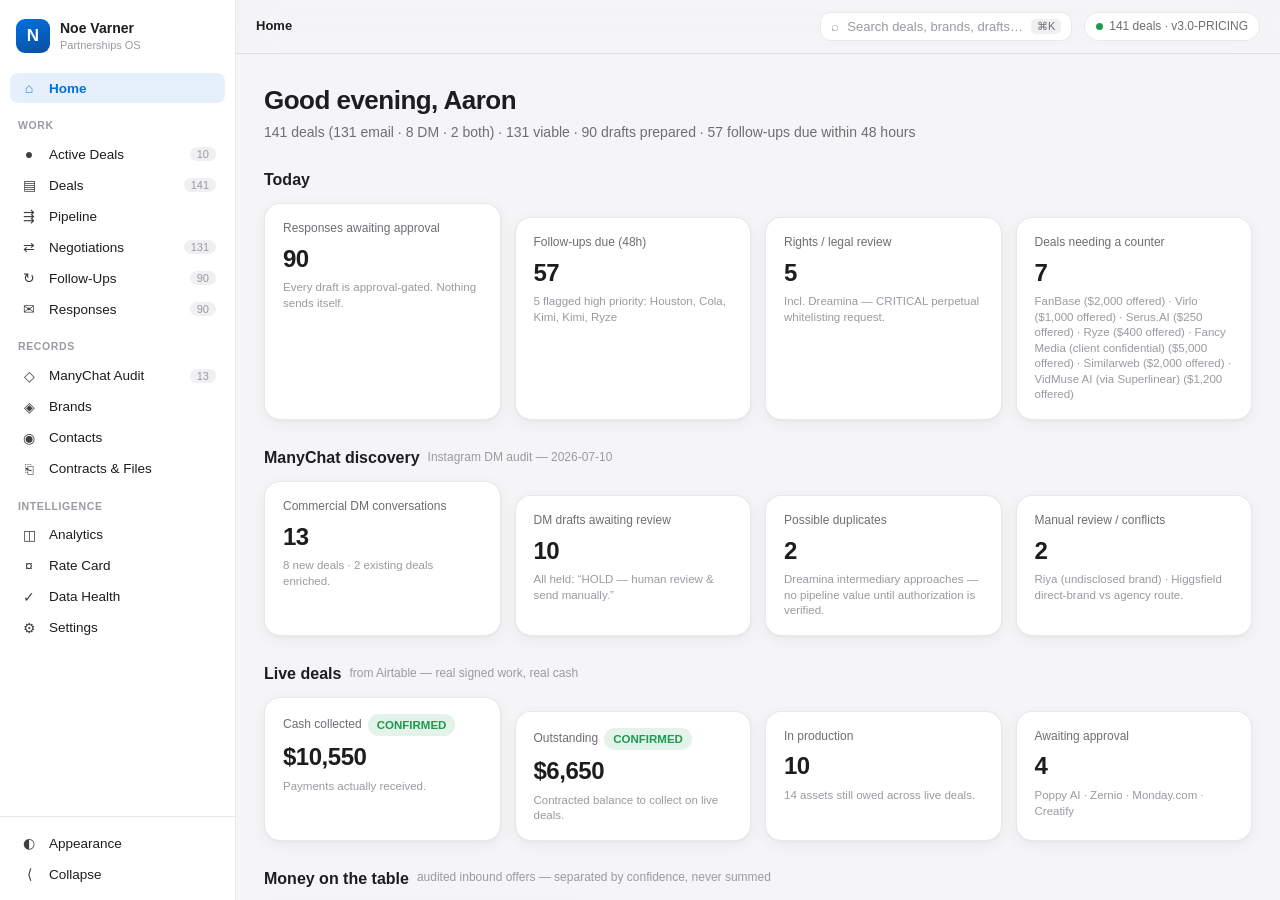
<file: index.html>
<!doctype html>
<html lang="en">
<head>
<meta charset="utf-8" />
<meta name="viewport" content="width=device-width, initial-scale=1, viewport-fit=cover" />
<meta name="robots" content="noindex, nofollow" />
<meta name="theme-color" content="#f5f5f7" media="(prefers-color-scheme: light)" />
<meta name="theme-color" content="#101012" media="(prefers-color-scheme: dark)" />
<meta name="apple-mobile-web-app-capable" content="yes" />
<meta name="apple-mobile-web-app-status-bar-style" content="black-translucent" />
<meta name="apple-mobile-web-app-title" content="Noe Deals" />
<title>Noe Varner — Partnerships</title>
<link rel="icon" href="data:image/svg+xml,<svg xmlns='http://www.w3.org/2000/svg' viewBox='0 0 100 100'><rect width='100' height='100' rx='22' fill='%230071e3'/><text x='50' y='68' font-size='52' text-anchor='middle' fill='white' font-family='-apple-system,sans-serif' font-weight='700'>N</text></svg>" />
<link rel="stylesheet" href="css/app.css?v=msi9vg8g" />
</head>
<body>
<div id="app" class="app">
  <aside id="sidebar" class="sidebar">
    <div class="sidebar-brand">
      <div class="brand-mark">N</div>
      <div class="brand-text">
        <div class="brand-name">Noe Varner</div>
        <div class="brand-sub">Partnerships OS</div>
      </div>
    </div>
    <nav class="sidebar-nav" id="nav"></nav>
    <div class="sidebar-foot">
      <button class="nav-item" id="theme-toggle" title="Toggle appearance">
        <span class="nav-ico" id="theme-ico">◐</span><span class="nav-label">Appearance</span>
      </button>
      <button class="nav-item" id="collapse-toggle" title="Collapse sidebar">
        <span class="nav-ico">⟨</span><span class="nav-label">Collapse</span>
      </button>
    </div>
  </aside>
  <div class="main">
    <header class="topbar">
      <div class="topbar-left">
        <button class="icon-btn mobile-menu" id="mobile-menu">☰</button>
        <div class="crumbs" id="crumbs"></div>
      </div>
      <div class="topbar-right">
        <button class="searchbar" id="open-cmdk">
          <span class="search-ico">⌕</span>
          <span class="search-hint">Search deals, brands, drafts…</span>
          <kbd>⌘K</kbd>
        </button>
        <div class="sync-pill" id="sync-pill" title="Data source status"></div>
      </div>
    </header>
    <main class="workspace" id="view"></main>
  </div>
</div>

<div class="cmdk-overlay" id="cmdk" hidden>
  <div class="cmdk">
    <input id="cmdk-input" class="cmdk-input" type="text" placeholder="Search deals, brands, contacts, drafts, actions…" autocomplete="off" spellcheck="false" />
    <div class="cmdk-results" id="cmdk-results"></div>
    <div class="cmdk-foot"><span>↑↓ navigate</span><span>↵ open</span><span>esc close</span></div>
  </div>
</div>

<div class="toast" id="toast" hidden></div>

<script src="data/nv-data.js?v=msi9vg8g"></script>
<script src="data/nv-ops.js?v=msi9vg8g"></script>
<script src="js/store.js?v=msi9vg8g"></script>
<script src="js/views.js?v=msi9vg8g"></script>
<script src="js/app.js?v=msi9vg8g"></script>
</body>
</html>
</file>
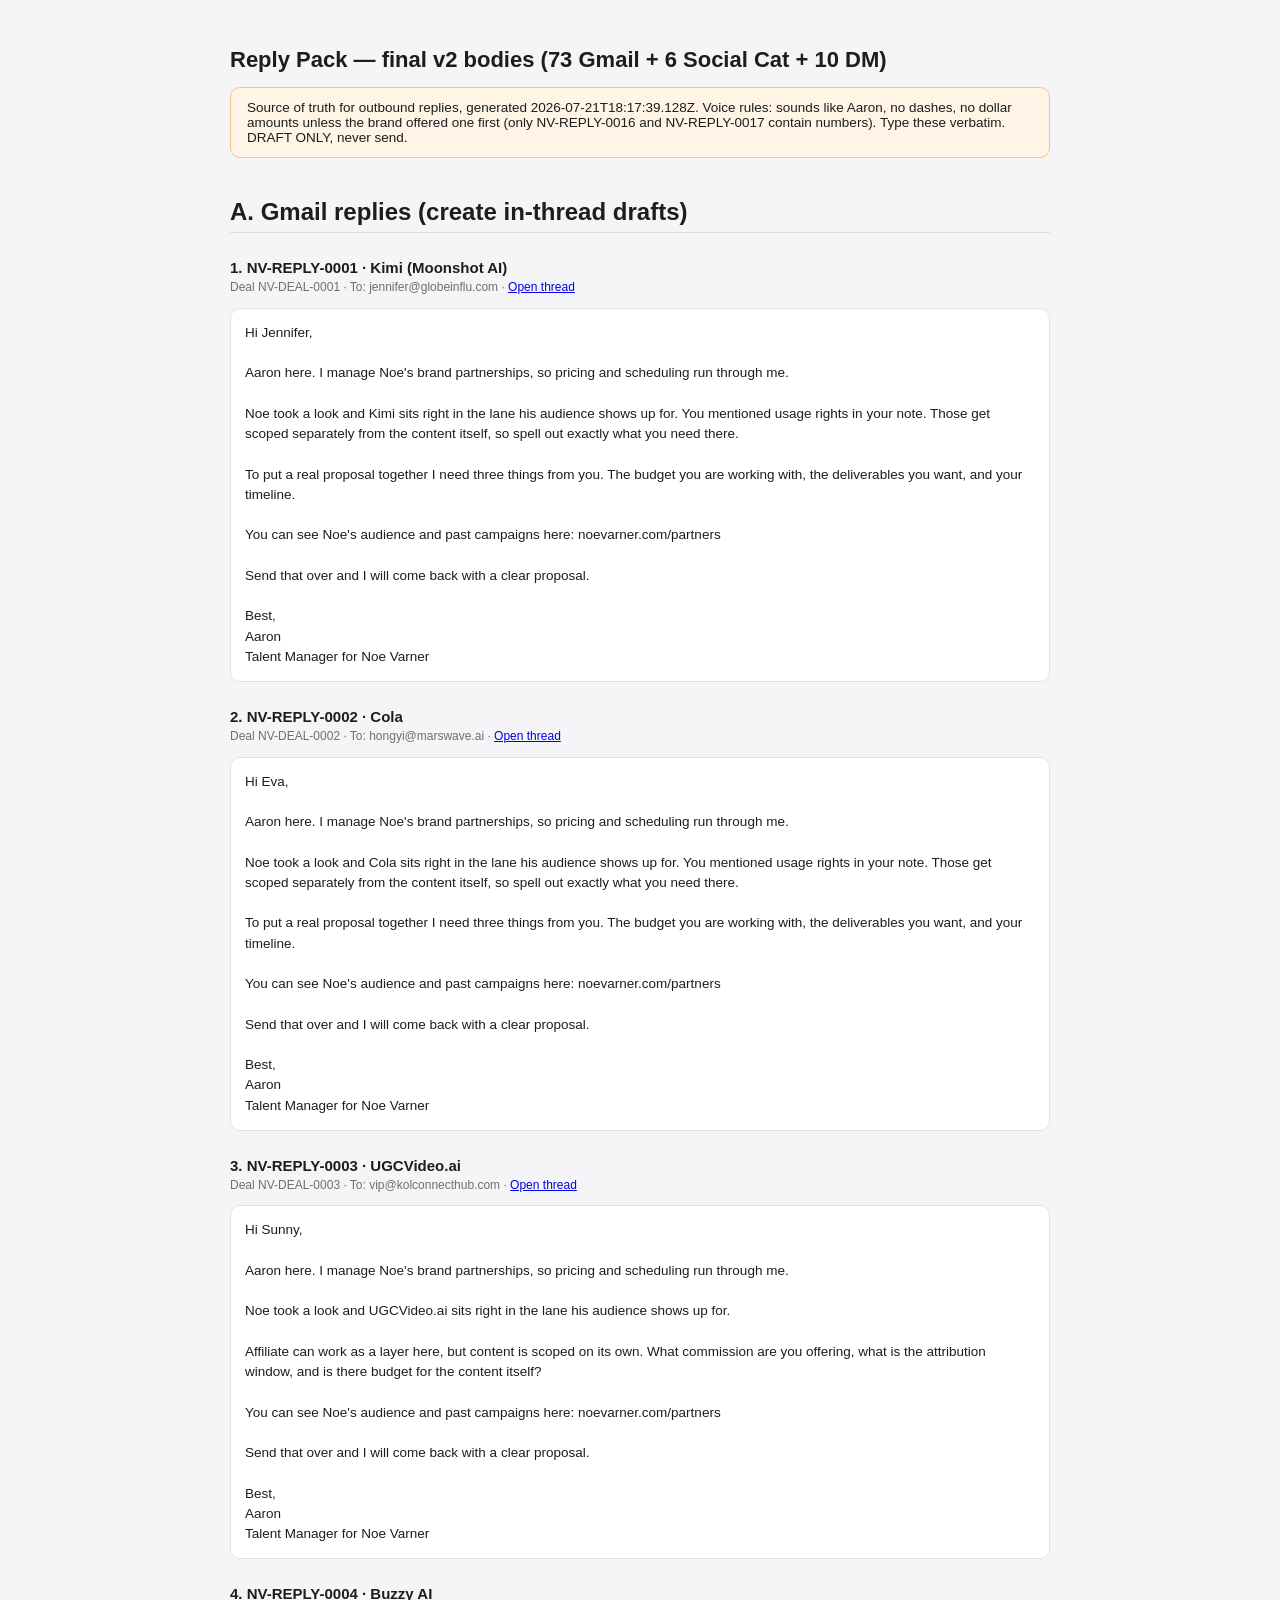
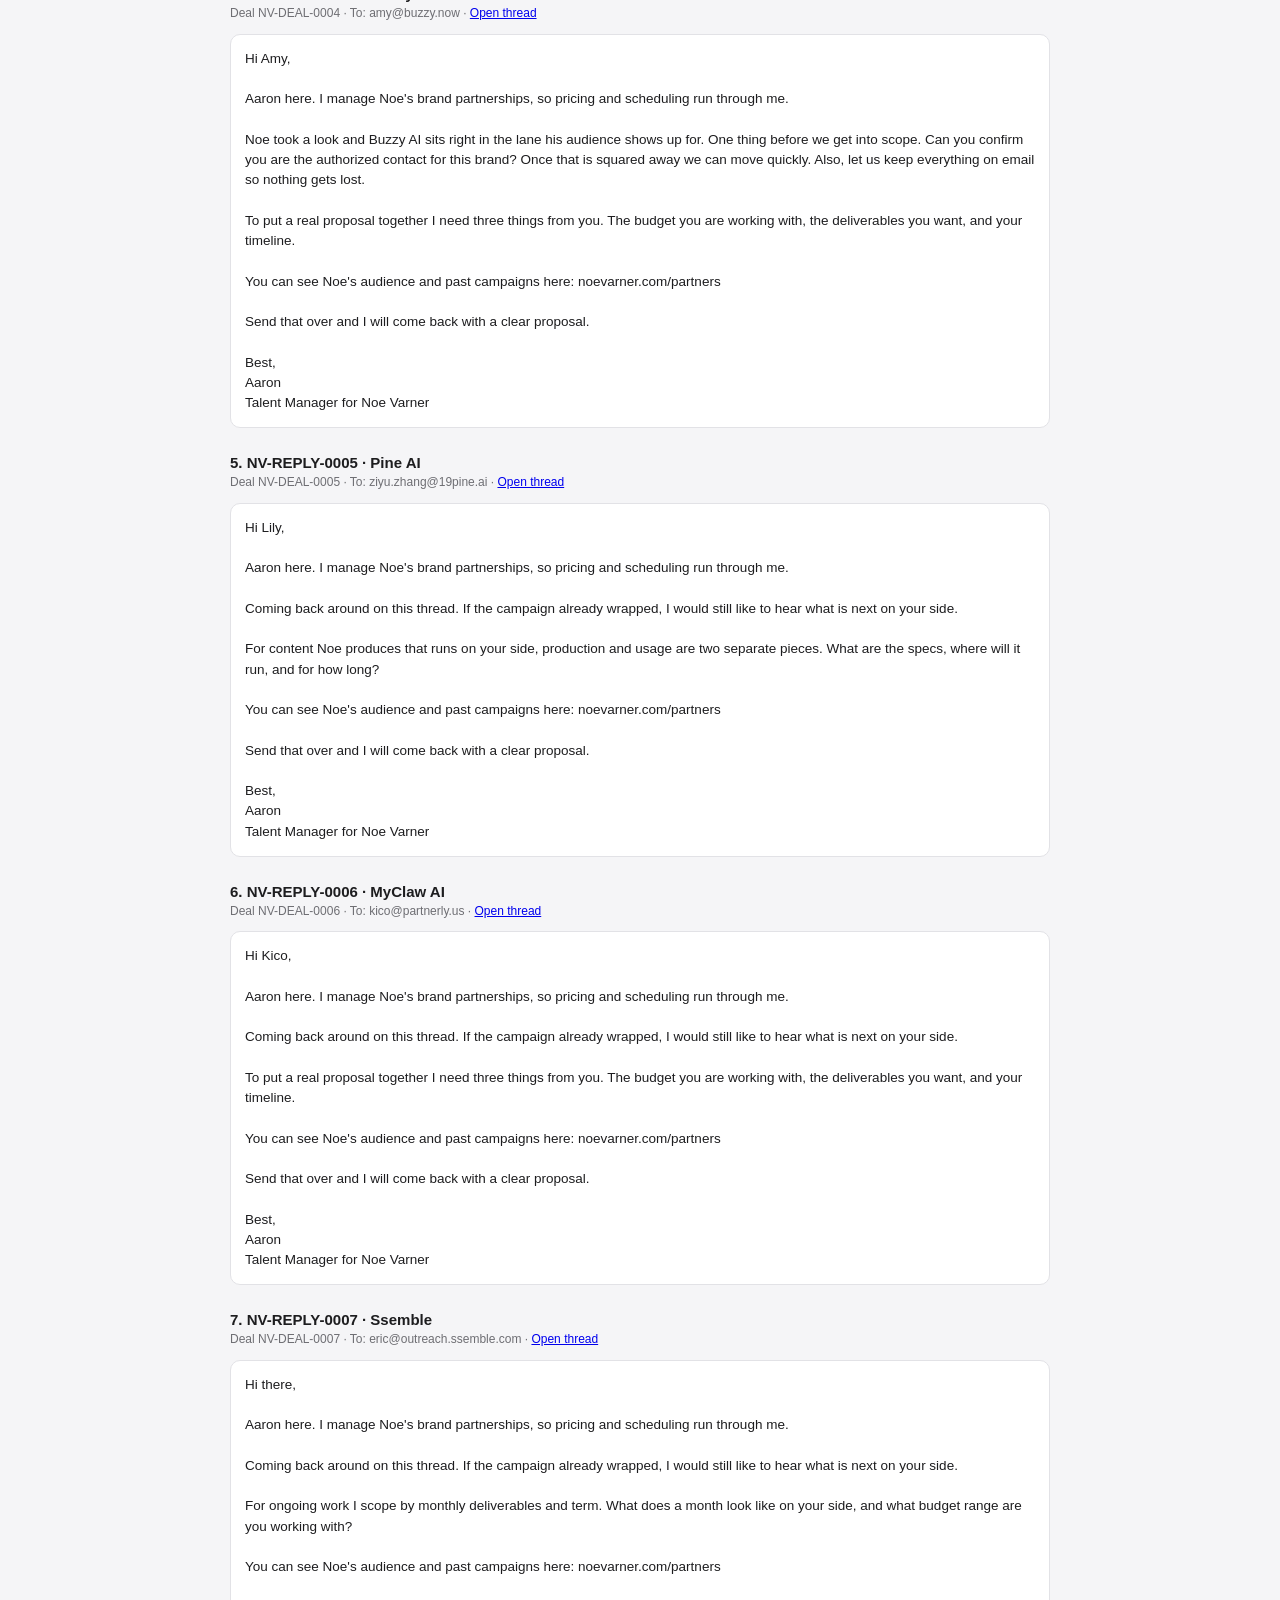
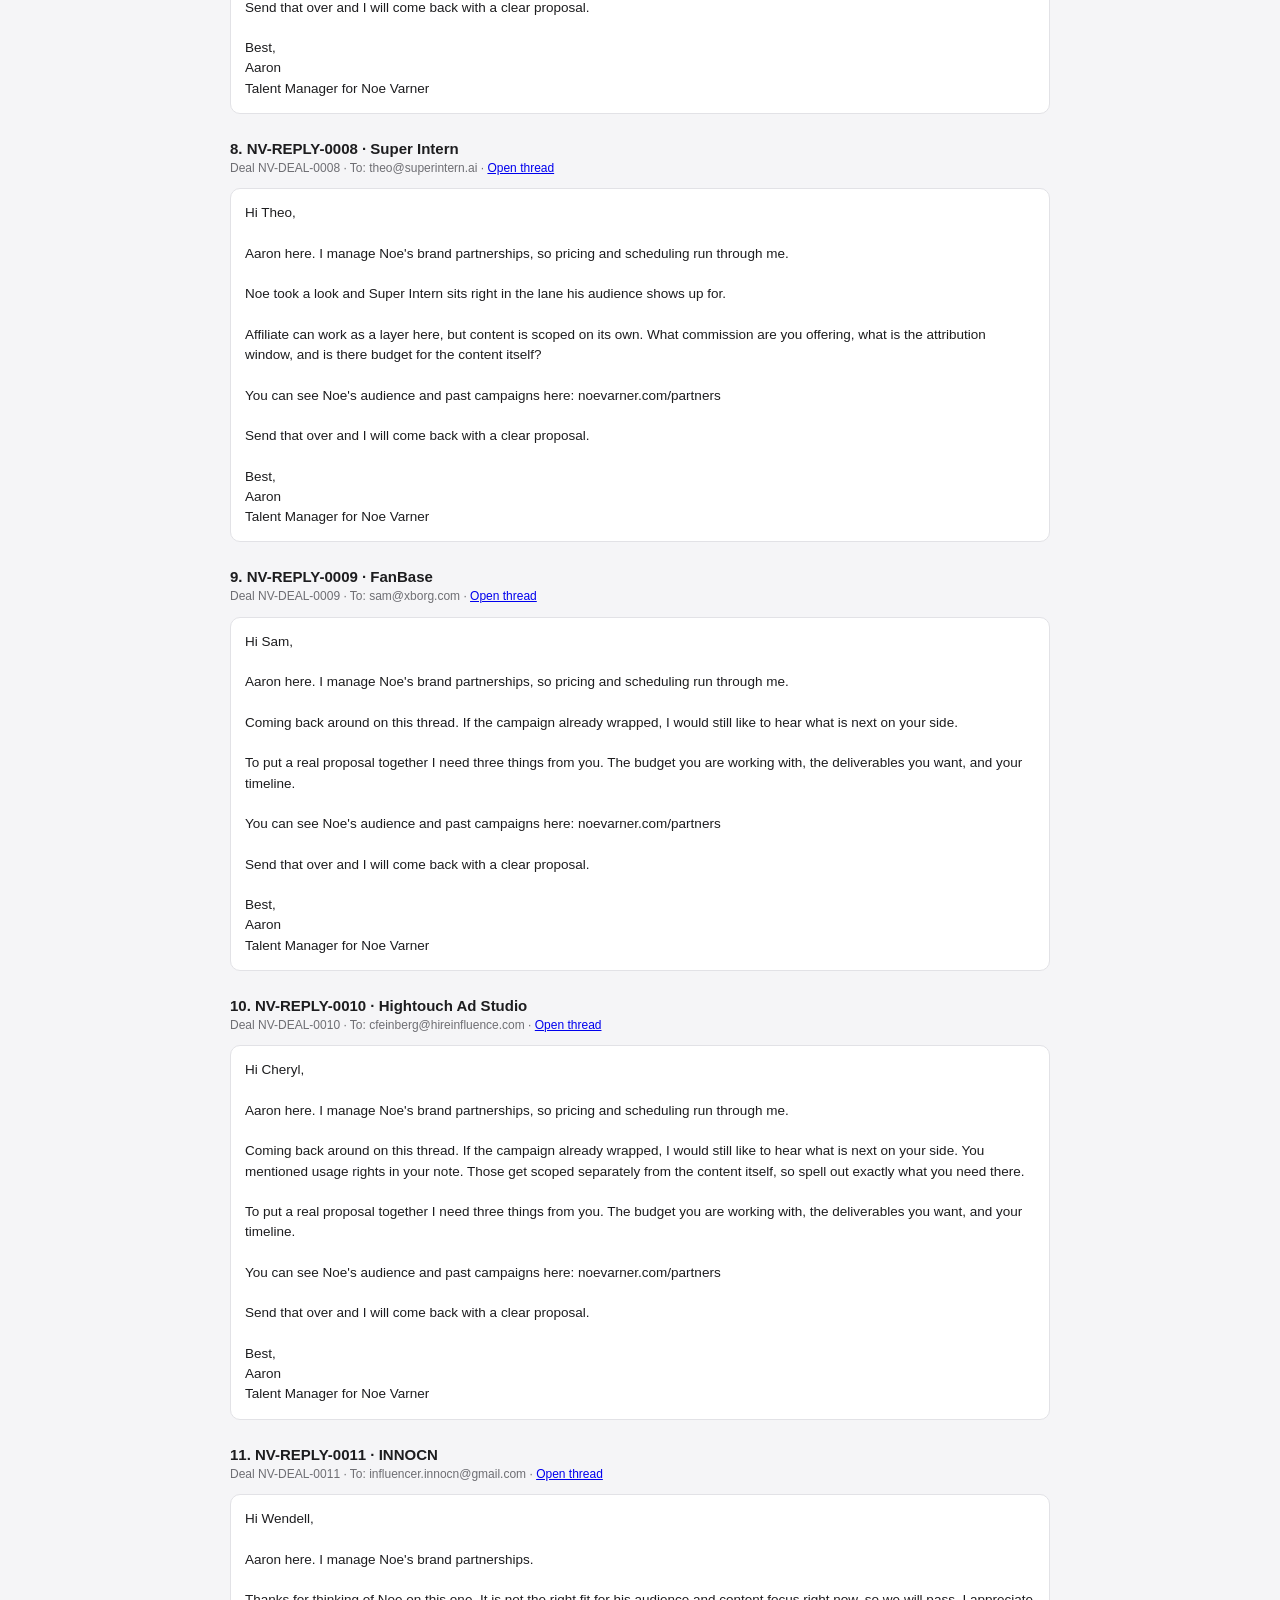
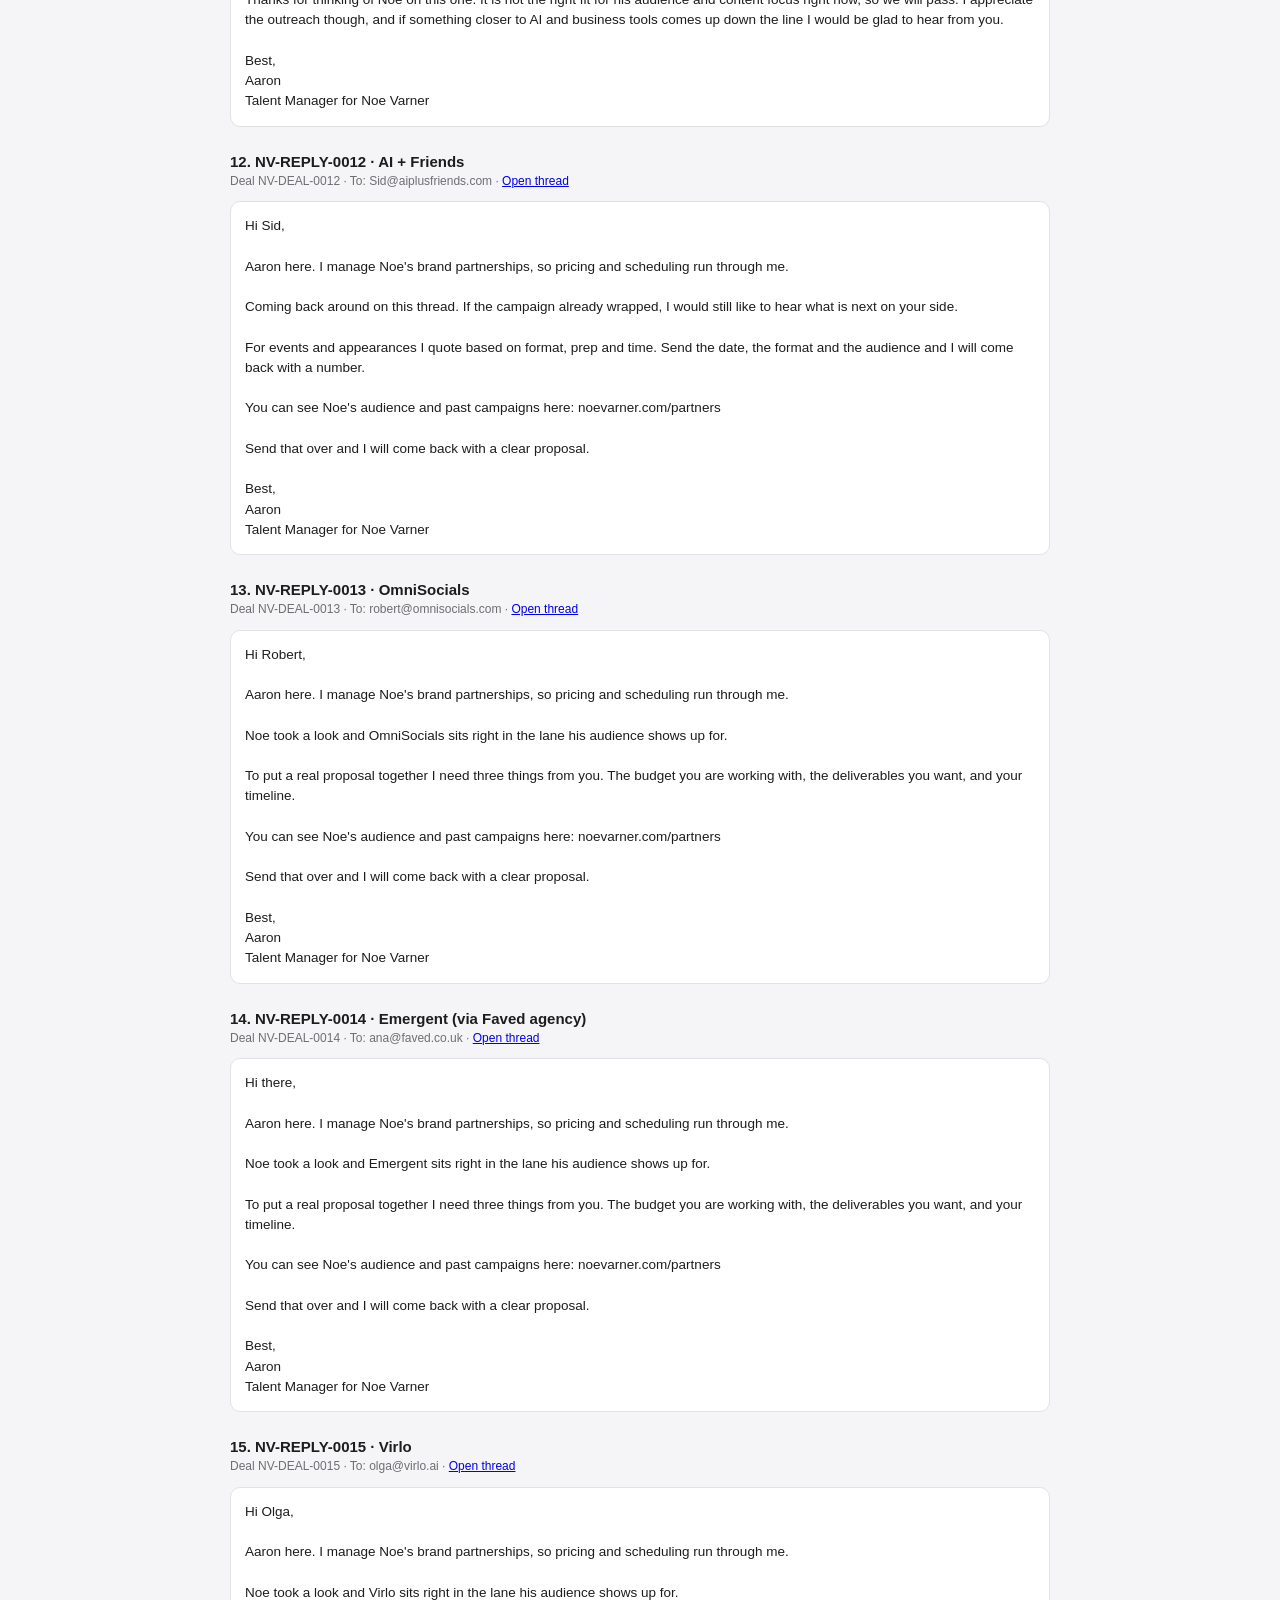
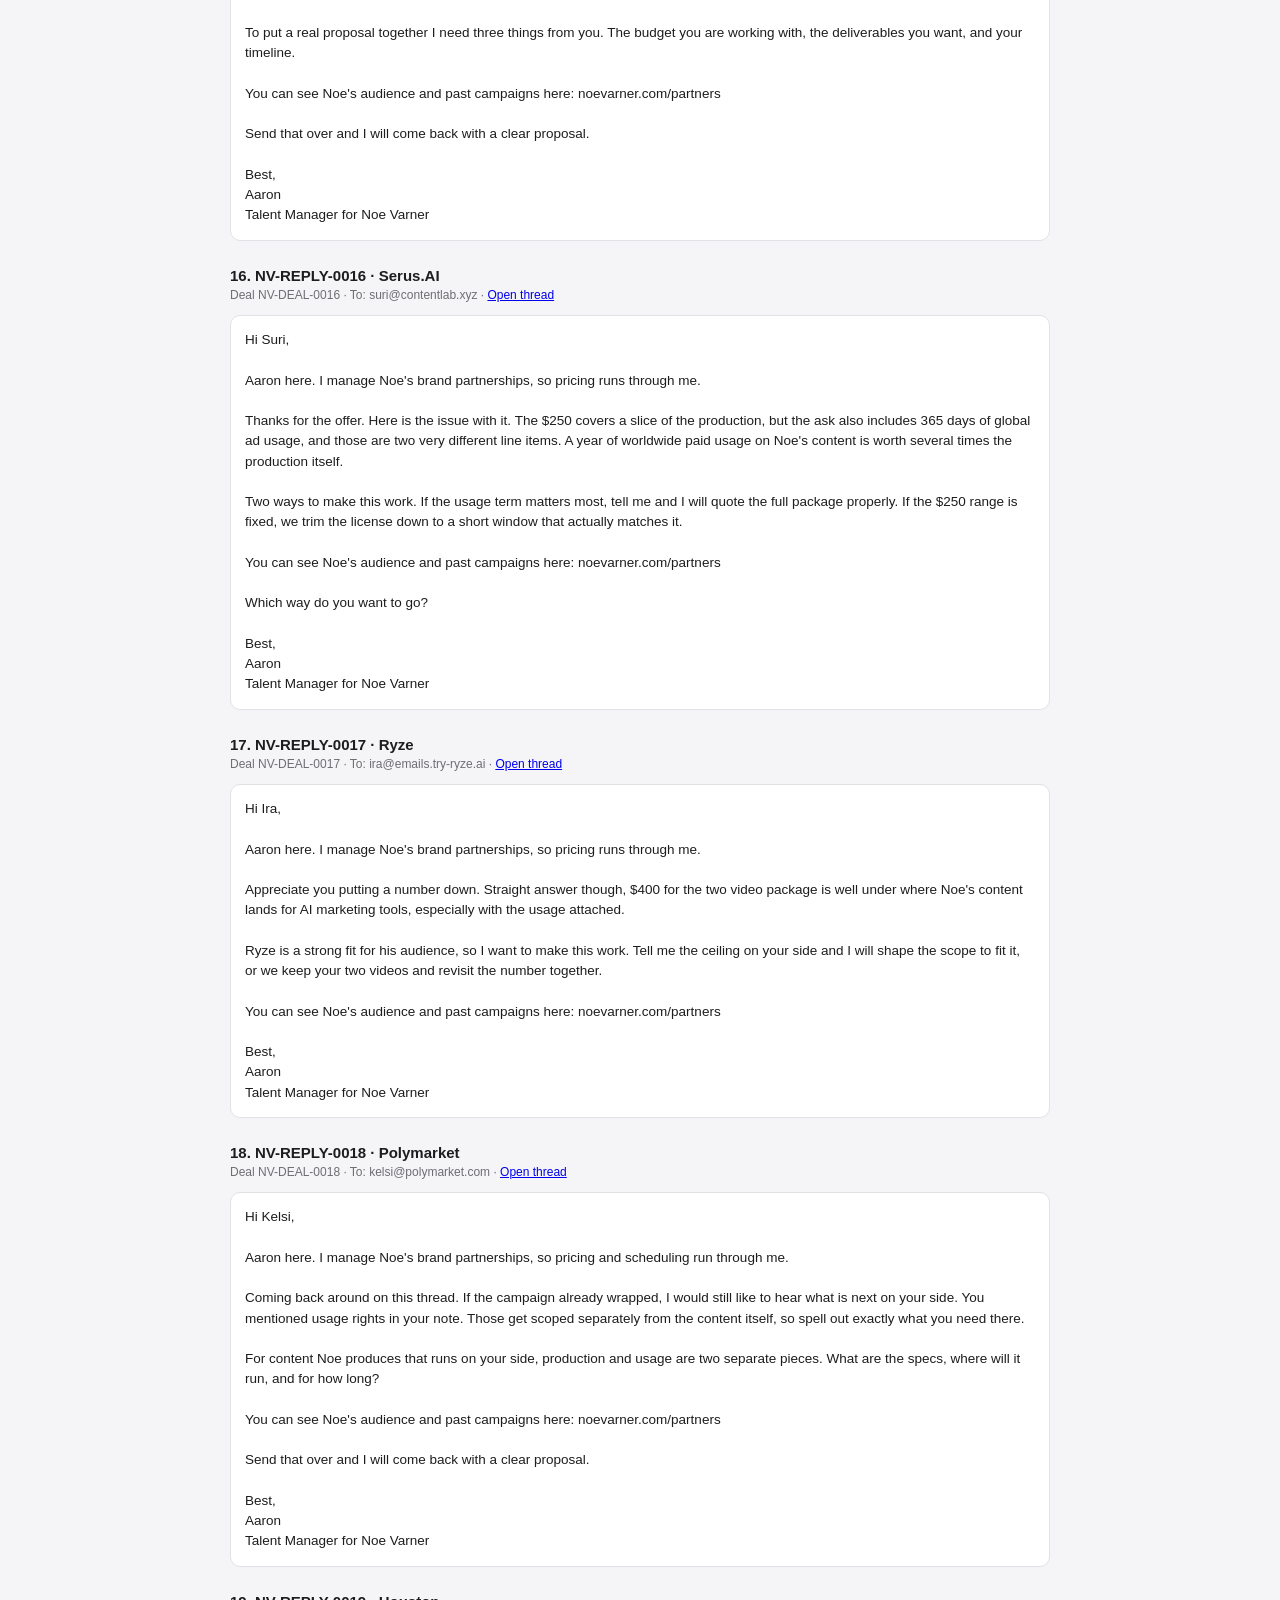
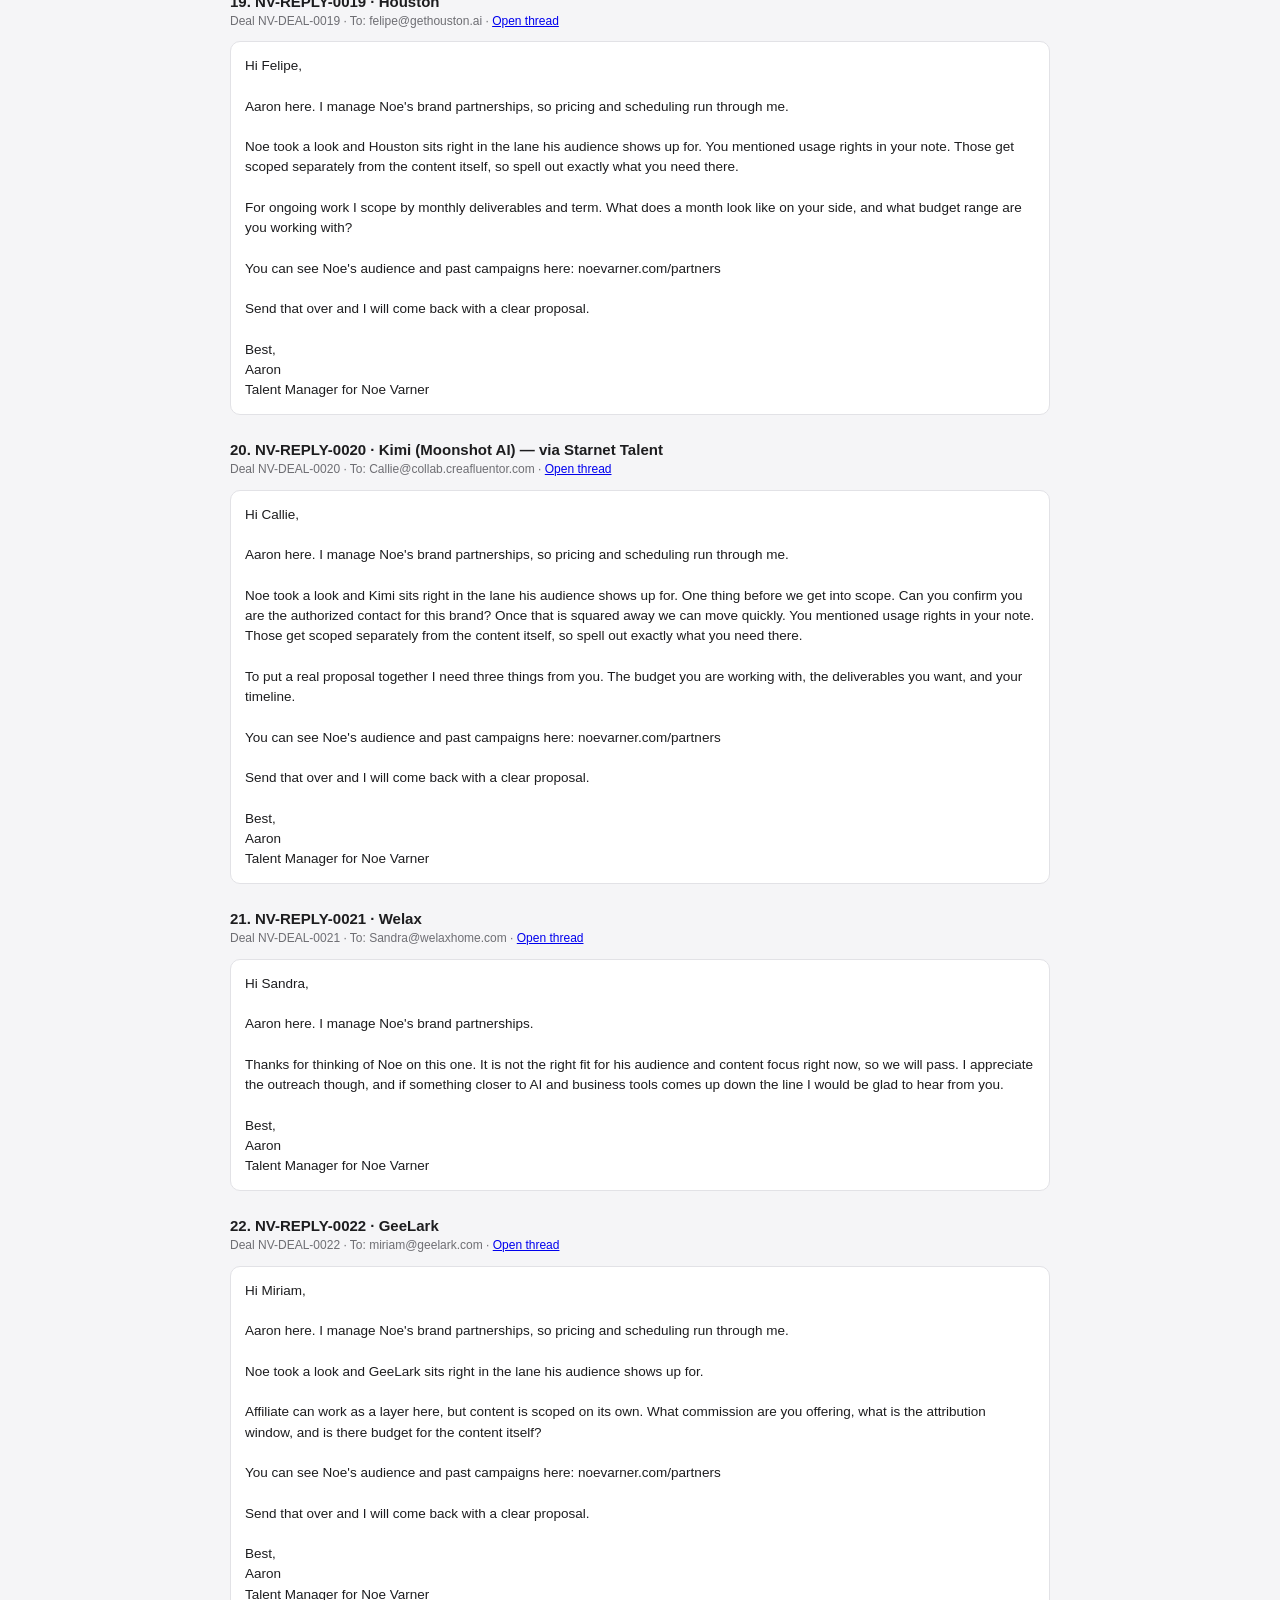
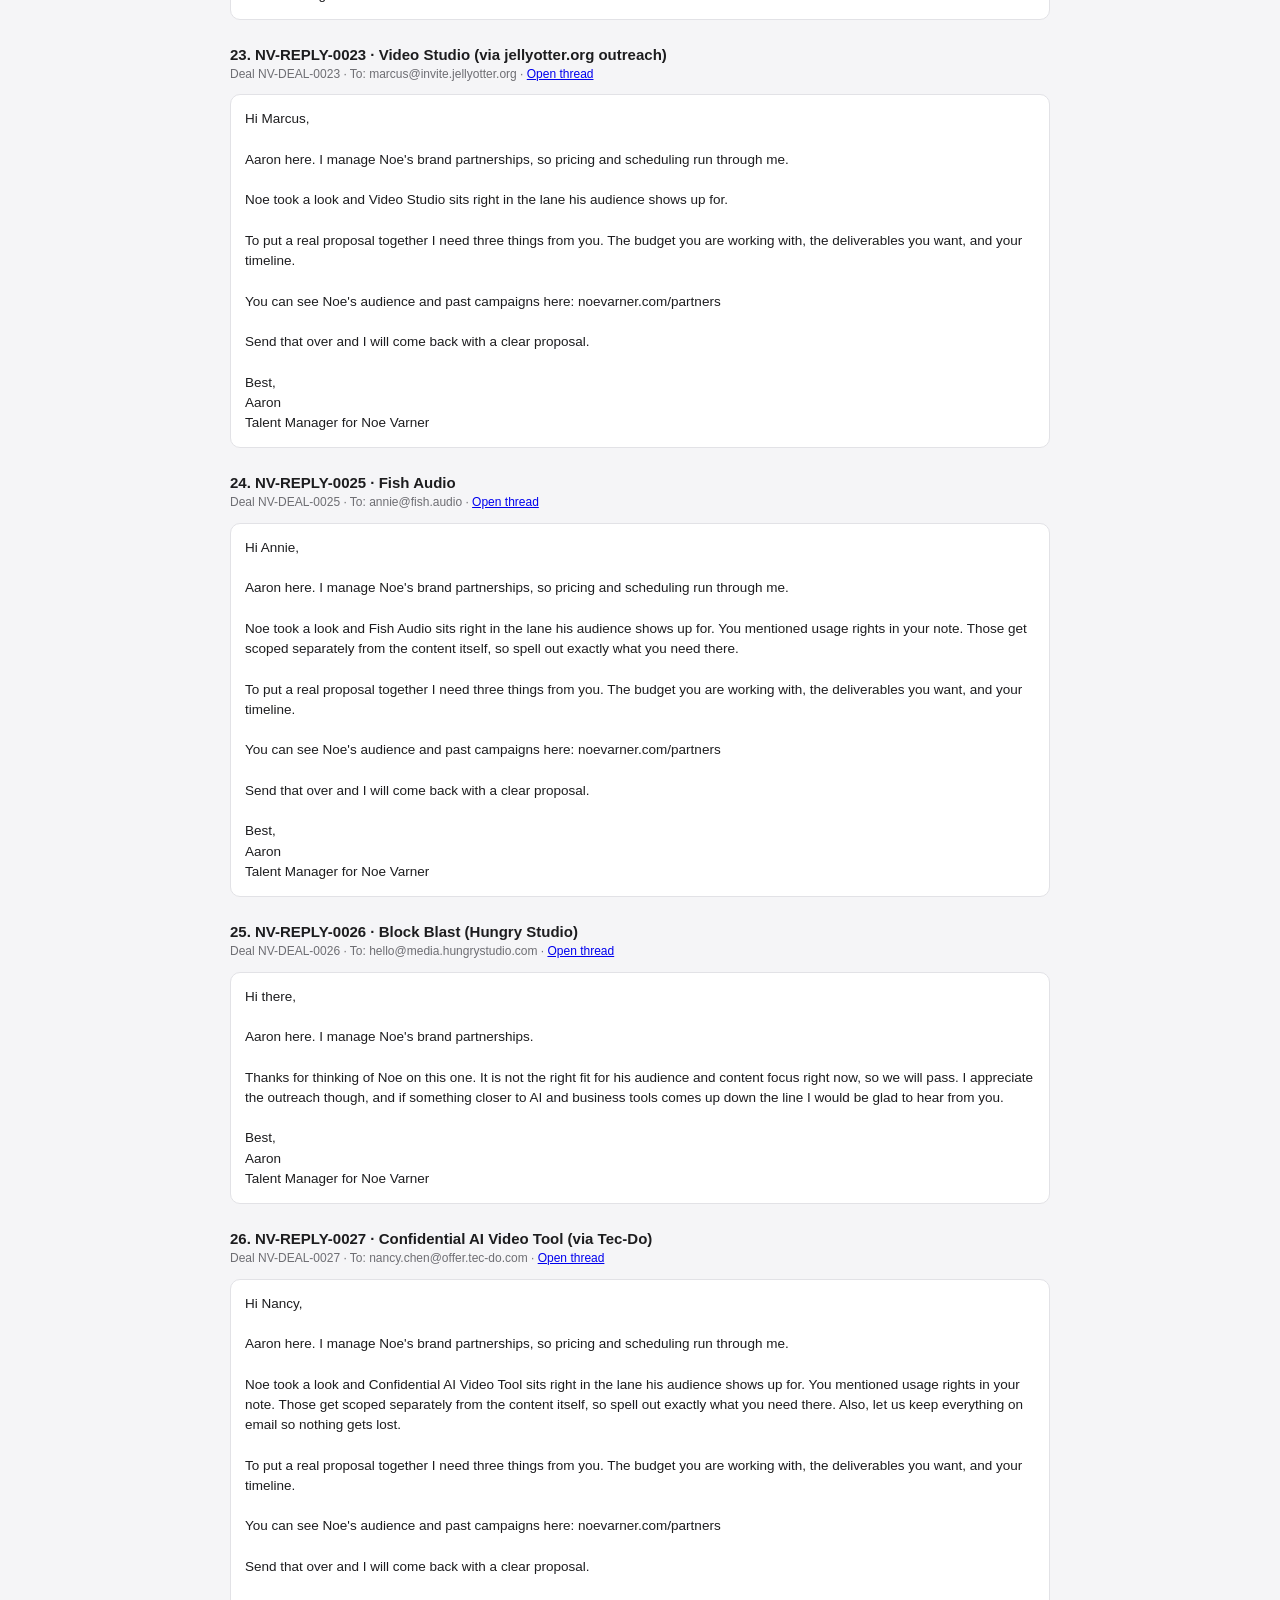
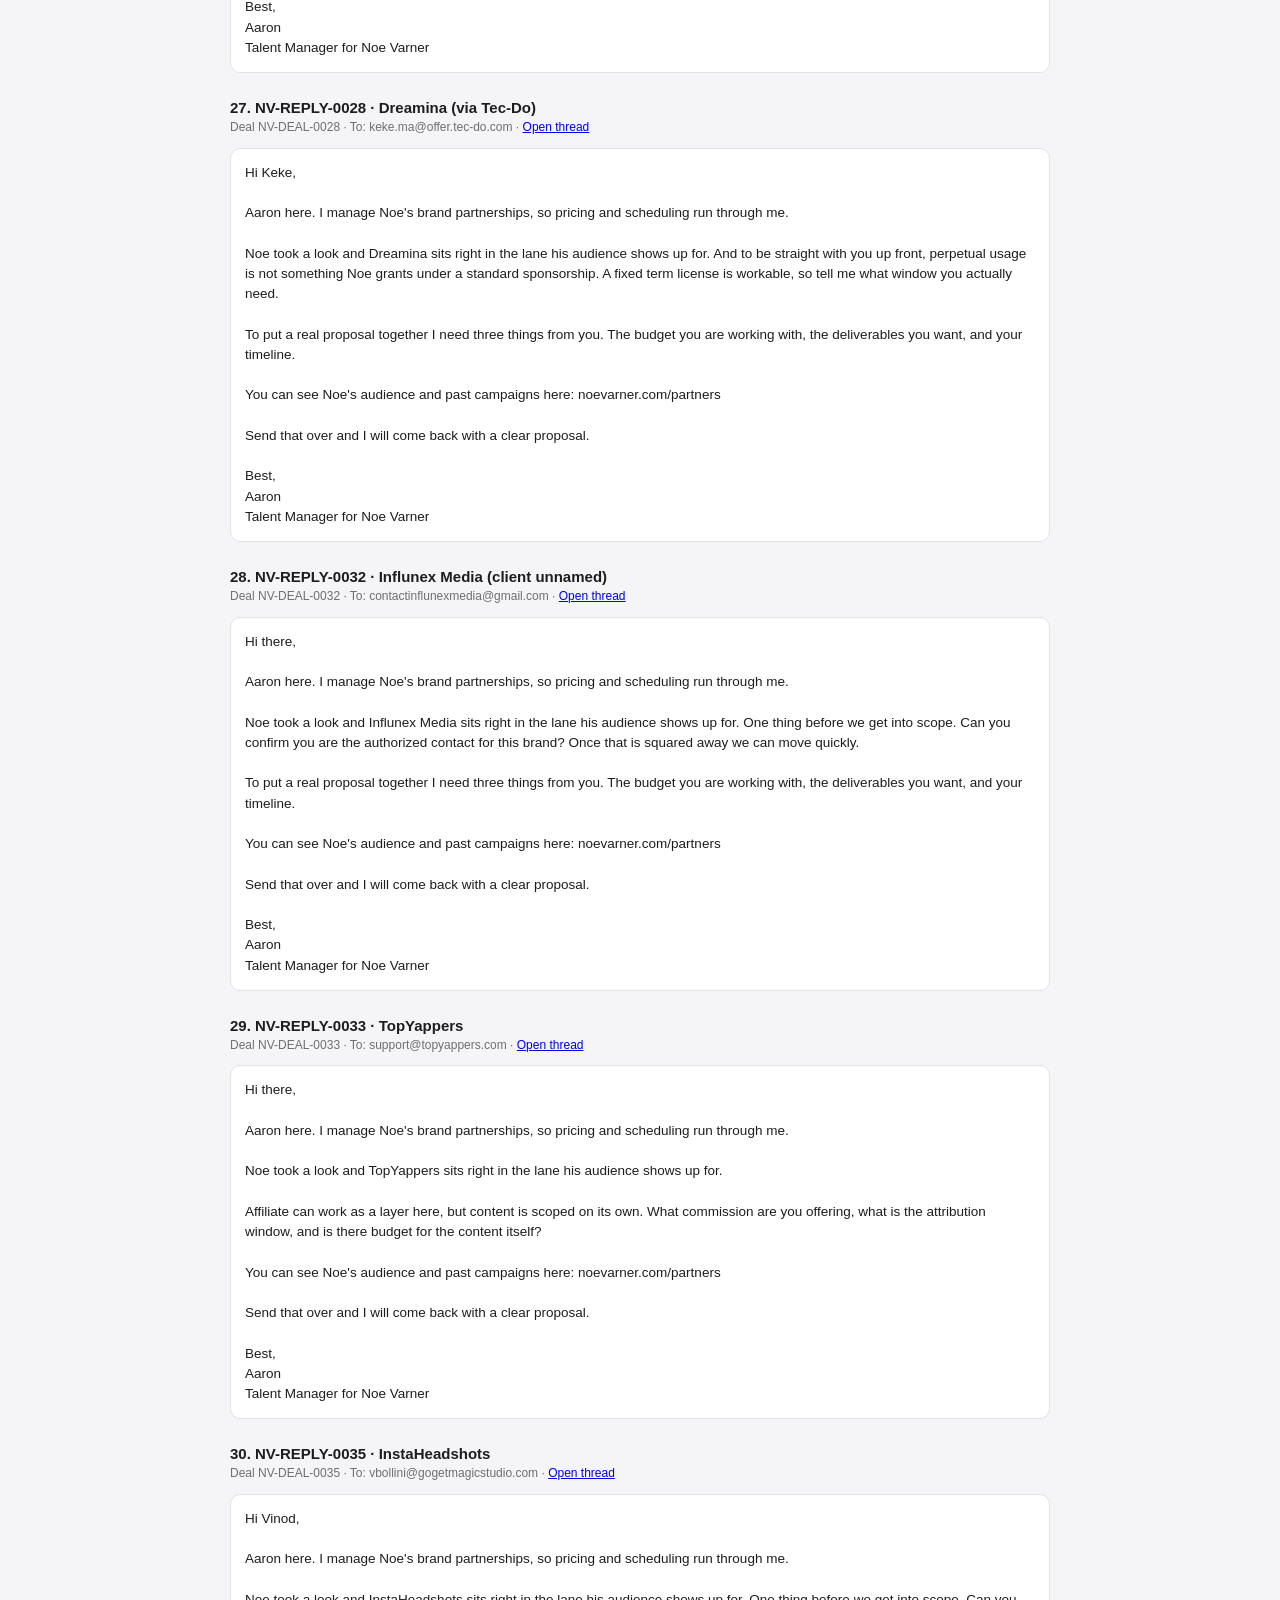
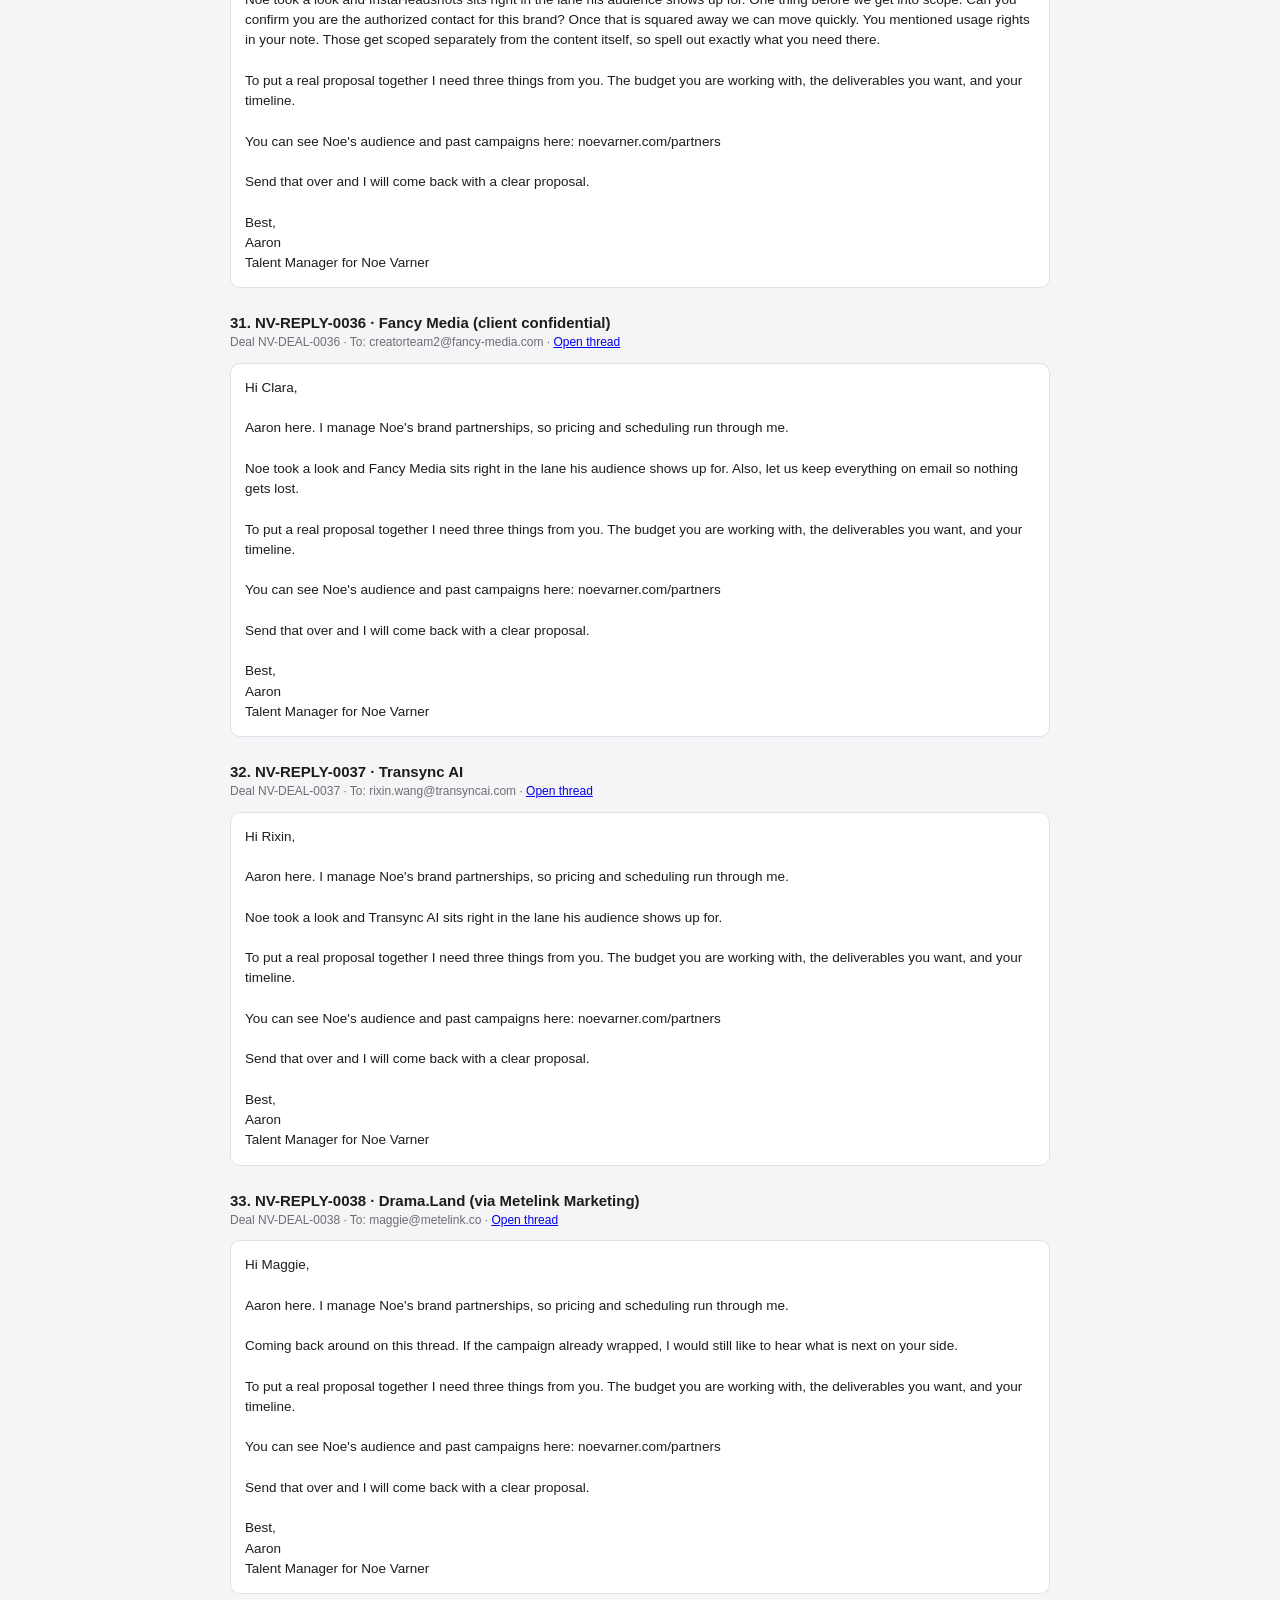
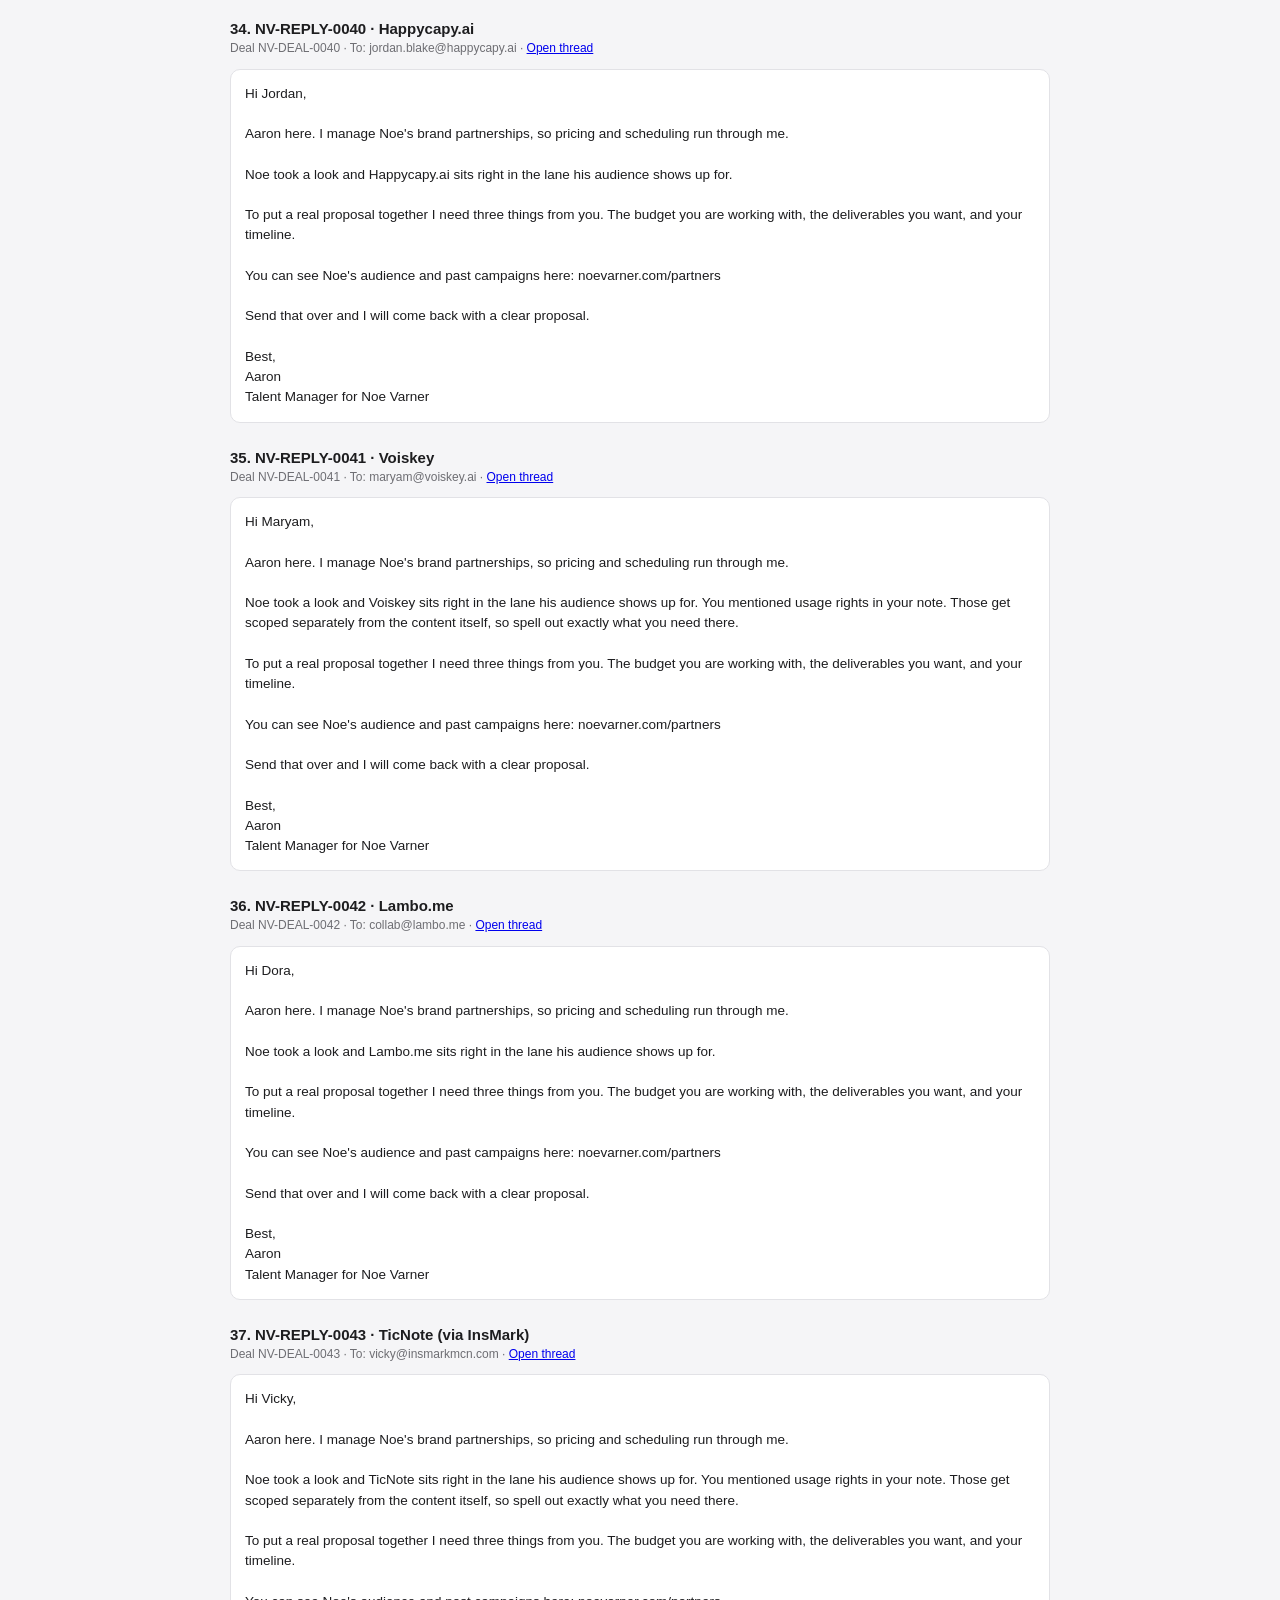
<file: reply-pack.html>
<!doctype html><html lang="en"><head><meta charset="utf-8">
<meta name="robots" content="noindex,nofollow"><meta name="viewport" content="width=device-width,initial-scale=1">
<title>Reply Pack — v2 voice (2026-07-21)</title>
<style>body{font-family:-apple-system,sans-serif;max-width:820px;margin:0 auto;padding:32px 20px;background:#f5f5f7;color:#1d1d1f}
h1{font-size:22px}h2{margin-top:40px;border-bottom:1px solid #ddd;padding-bottom:6px}h3{margin:26px 0 4px;font-size:15px}
.meta{font-size:12px;color:#6e6e73;margin:0 0 6px}pre{white-space:pre-wrap;background:#fff;border:1px solid #e2e2e6;border-radius:10px;padding:14px;font:13.5px/1.5 -apple-system,sans-serif}
.warn{background:#fff4e5;border:1px solid #f0c98a;border-radius:10px;padding:12px 16px;font-size:13.5px}</style></head><body>
<h1>Reply Pack — final v2 bodies (73 Gmail + 6 Social Cat + 10 DM)</h1>
<p class="warn">Source of truth for outbound replies, generated 2026-07-21T18:17:39.128Z. Voice rules: sounds like Aaron, no dashes, no dollar amounts unless the brand offered one first (only NV-REPLY-0016 and NV-REPLY-0017 contain numbers). Type these verbatim. DRAFT ONLY, never send.</p>
<h2>A. Gmail replies (create in-thread drafts)</h2>
<article>
  <h3>1. NV-REPLY-0001 · Kimi (Moonshot AI)</h3>
  <p class="meta">Deal NV-DEAL-0001 · To: jennifer@globeinflu.com · <a href="https://mail.google.com/mail/u/0/#label/Brand+Deals/FMfcgzQhVNRpNdqZkJbDTwjDqqzGRpTr">Open thread</a></p>
  <pre>Hi Jennifer,

Aaron here. I manage Noe's brand partnerships, so pricing and scheduling run through me.

Noe took a look and Kimi sits right in the lane his audience shows up for. You mentioned usage rights in your note. Those get scoped separately from the content itself, so spell out exactly what you need there.

To put a real proposal together I need three things from you. The budget you are working with, the deliverables you want, and your timeline.

You can see Noe's audience and past campaigns here: noevarner.com/partners

Send that over and I will come back with a clear proposal.

Best,
Aaron
Talent Manager for Noe Varner</pre>
</article>
<article>
  <h3>2. NV-REPLY-0002 · Cola</h3>
  <p class="meta">Deal NV-DEAL-0002 · To: hongyi@marswave.ai · <a href="https://mail.google.com/mail/u/0/#label/Brand+Deals/FMfcgzQhVNRpNdqZfpTjQKxrwQjwWPld">Open thread</a></p>
  <pre>Hi Eva,

Aaron here. I manage Noe's brand partnerships, so pricing and scheduling run through me.

Noe took a look and Cola sits right in the lane his audience shows up for. You mentioned usage rights in your note. Those get scoped separately from the content itself, so spell out exactly what you need there.

To put a real proposal together I need three things from you. The budget you are working with, the deliverables you want, and your timeline.

You can see Noe's audience and past campaigns here: noevarner.com/partners

Send that over and I will come back with a clear proposal.

Best,
Aaron
Talent Manager for Noe Varner</pre>
</article>
<article>
  <h3>3. NV-REPLY-0003 · UGCVideo.ai</h3>
  <p class="meta">Deal NV-DEAL-0003 · To: vip@kolconnecthub.com · <a href="https://mail.google.com/mail/u/0/#label/Brand+Deals/FMfcgzQhVNRpNdqQfWgJtWcKlXNKZLCR">Open thread</a></p>
  <pre>Hi Sunny,

Aaron here. I manage Noe's brand partnerships, so pricing and scheduling run through me.

Noe took a look and UGCVideo.ai sits right in the lane his audience shows up for.

Affiliate can work as a layer here, but content is scoped on its own. What commission are you offering, what is the attribution window, and is there budget for the content itself?

You can see Noe's audience and past campaigns here: noevarner.com/partners

Send that over and I will come back with a clear proposal.

Best,
Aaron
Talent Manager for Noe Varner</pre>
</article>
<article>
  <h3>4. NV-REPLY-0004 · Buzzy AI</h3>
  <p class="meta">Deal NV-DEAL-0004 · To: amy@buzzy.now · <a href="https://mail.google.com/mail/u/0/#label/Brand+Deals/FMfcgzQhVNRpNdqQXvwRJsbSMlNnKbzn">Open thread</a></p>
  <pre>Hi Amy,

Aaron here. I manage Noe's brand partnerships, so pricing and scheduling run through me.

Noe took a look and Buzzy AI sits right in the lane his audience shows up for. One thing before we get into scope. Can you confirm you are the authorized contact for this brand? Once that is squared away we can move quickly. Also, let us keep everything on email so nothing gets lost.

To put a real proposal together I need three things from you. The budget you are working with, the deliverables you want, and your timeline.

You can see Noe's audience and past campaigns here: noevarner.com/partners

Send that over and I will come back with a clear proposal.

Best,
Aaron
Talent Manager for Noe Varner</pre>
</article>
<article>
  <h3>5. NV-REPLY-0005 · Pine AI</h3>
  <p class="meta">Deal NV-DEAL-0005 · To: ziyu.zhang@19pine.ai · <a href="https://mail.google.com/mail/u/0/#label/Brand+Deals/FMfcgzQhVNRpNdqHQxrrHNZJzTWJSjfg">Open thread</a></p>
  <pre>Hi Lily,

Aaron here. I manage Noe's brand partnerships, so pricing and scheduling run through me.

Coming back around on this thread. If the campaign already wrapped, I would still like to hear what is next on your side.

For content Noe produces that runs on your side, production and usage are two separate pieces. What are the specs, where will it run, and for how long?

You can see Noe's audience and past campaigns here: noevarner.com/partners

Send that over and I will come back with a clear proposal.

Best,
Aaron
Talent Manager for Noe Varner</pre>
</article>
<article>
  <h3>6. NV-REPLY-0006 · MyClaw AI</h3>
  <p class="meta">Deal NV-DEAL-0006 · To: kico@partnerly.us · <a href="https://mail.google.com/mail/u/0/#label/Brand+Deals/FMfcgzQhVNRpNdqHLXRsRbkqtHzvhDPC">Open thread</a></p>
  <pre>Hi Kico,

Aaron here. I manage Noe's brand partnerships, so pricing and scheduling run through me.

Coming back around on this thread. If the campaign already wrapped, I would still like to hear what is next on your side.

To put a real proposal together I need three things from you. The budget you are working with, the deliverables you want, and your timeline.

You can see Noe's audience and past campaigns here: noevarner.com/partners

Send that over and I will come back with a clear proposal.

Best,
Aaron
Talent Manager for Noe Varner</pre>
</article>
<article>
  <h3>7. NV-REPLY-0007 · Ssemble</h3>
  <p class="meta">Deal NV-DEAL-0007 · To: eric@outreach.ssemble.com · <a href="https://mail.google.com/mail/u/0/#label/Brand+Deals/FMfcgzQhVNRpNdpxLFRHkDSGWVNspqjw">Open thread</a></p>
  <pre>Hi there,

Aaron here. I manage Noe's brand partnerships, so pricing and scheduling run through me.

Coming back around on this thread. If the campaign already wrapped, I would still like to hear what is next on your side.

For ongoing work I scope by monthly deliverables and term. What does a month look like on your side, and what budget range are you working with?

You can see Noe's audience and past campaigns here: noevarner.com/partners

Send that over and I will come back with a clear proposal.

Best,
Aaron
Talent Manager for Noe Varner</pre>
</article>
<article>
  <h3>8. NV-REPLY-0008 · Super Intern</h3>
  <p class="meta">Deal NV-DEAL-0008 · To: theo@superintern.ai · <a href="https://mail.google.com/mail/u/0/#label/Brand+Deals/FMfcgzQhVNRpNdpxDXbKNHDstbdCkqKn">Open thread</a></p>
  <pre>Hi Theo,

Aaron here. I manage Noe's brand partnerships, so pricing and scheduling run through me.

Noe took a look and Super Intern sits right in the lane his audience shows up for.

Affiliate can work as a layer here, but content is scoped on its own. What commission are you offering, what is the attribution window, and is there budget for the content itself?

You can see Noe's audience and past campaigns here: noevarner.com/partners

Send that over and I will come back with a clear proposal.

Best,
Aaron
Talent Manager for Noe Varner</pre>
</article>
<article>
  <h3>9. NV-REPLY-0009 · FanBase</h3>
  <p class="meta">Deal NV-DEAL-0009 · To: sam@xborg.com · <a href="https://mail.google.com/mail/u/0/#label/Brand+Deals/FMfcgzQhVNRpNdpnxmpRKMzghDKnBsfr">Open thread</a></p>
  <pre>Hi Sam,

Aaron here. I manage Noe's brand partnerships, so pricing and scheduling run through me.

Coming back around on this thread. If the campaign already wrapped, I would still like to hear what is next on your side.

To put a real proposal together I need three things from you. The budget you are working with, the deliverables you want, and your timeline.

You can see Noe's audience and past campaigns here: noevarner.com/partners

Send that over and I will come back with a clear proposal.

Best,
Aaron
Talent Manager for Noe Varner</pre>
</article>
<article>
  <h3>10. NV-REPLY-0010 · Hightouch Ad Studio</h3>
  <p class="meta">Deal NV-DEAL-0010 · To: cfeinberg@hireinfluence.com · <a href="https://mail.google.com/mail/u/0/#label/Brand+Deals/FMfcgzQhVNRpNdpfqnqkxgfTkJndMCph">Open thread</a></p>
  <pre>Hi Cheryl,

Aaron here. I manage Noe's brand partnerships, so pricing and scheduling run through me.

Coming back around on this thread. If the campaign already wrapped, I would still like to hear what is next on your side. You mentioned usage rights in your note. Those get scoped separately from the content itself, so spell out exactly what you need there.

To put a real proposal together I need three things from you. The budget you are working with, the deliverables you want, and your timeline.

You can see Noe's audience and past campaigns here: noevarner.com/partners

Send that over and I will come back with a clear proposal.

Best,
Aaron
Talent Manager for Noe Varner</pre>
</article>
<article>
  <h3>11. NV-REPLY-0011 · INNOCN</h3>
  <p class="meta">Deal NV-DEAL-0011 · To: influencer.innocn@gmail.com · <a href="https://mail.google.com/mail/u/0/#label/Brand+Deals/FMfcgzQhVNRpNdpVgcMxndflGbvCJQKp">Open thread</a></p>
  <pre>Hi Wendell,

Aaron here. I manage Noe's brand partnerships.

Thanks for thinking of Noe on this one. It is not the right fit for his audience and content focus right now, so we will pass. I appreciate the outreach though, and if something closer to AI and business tools comes up down the line I would be glad to hear from you.

Best,
Aaron
Talent Manager for Noe Varner</pre>
</article>
<article>
  <h3>12. NV-REPLY-0012 · AI + Friends</h3>
  <p class="meta">Deal NV-DEAL-0012 · To: Sid@aiplusfriends.com · <a href="https://mail.google.com/mail/u/0/#label/Brand+Deals/FMfcgzQhVNRpNcjvkGzhXSCMnsrcQjvf">Open thread</a></p>
  <pre>Hi Sid,

Aaron here. I manage Noe's brand partnerships, so pricing and scheduling run through me.

Coming back around on this thread. If the campaign already wrapped, I would still like to hear what is next on your side.

For events and appearances I quote based on format, prep and time. Send the date, the format and the audience and I will come back with a number.

You can see Noe's audience and past campaigns here: noevarner.com/partners

Send that over and I will come back with a clear proposal.

Best,
Aaron
Talent Manager for Noe Varner</pre>
</article>
<article>
  <h3>13. NV-REPLY-0013 · OmniSocials</h3>
  <p class="meta">Deal NV-DEAL-0013 · To: robert@omnisocials.com · <a href="https://mail.google.com/mail/u/0/#label/Brand+Deals/FMfcgzQhVNRpNcjdMcRpjZvdWLTqMxGh">Open thread</a></p>
  <pre>Hi Robert,

Aaron here. I manage Noe's brand partnerships, so pricing and scheduling run through me.

Noe took a look and OmniSocials sits right in the lane his audience shows up for.

To put a real proposal together I need three things from you. The budget you are working with, the deliverables you want, and your timeline.

You can see Noe's audience and past campaigns here: noevarner.com/partners

Send that over and I will come back with a clear proposal.

Best,
Aaron
Talent Manager for Noe Varner</pre>
</article>
<article>
  <h3>14. NV-REPLY-0014 · Emergent (via Faved agency)</h3>
  <p class="meta">Deal NV-DEAL-0014 · To: ana@faved.co.uk · <a href="https://mail.google.com/mail/u/0/#label/Brand+Deals/FMfcgzQhVNRpNcjdHCTCjXwzDnnWNVKh">Open thread</a></p>
  <pre>Hi there,

Aaron here. I manage Noe's brand partnerships, so pricing and scheduling run through me.

Noe took a look and Emergent sits right in the lane his audience shows up for.

To put a real proposal together I need three things from you. The budget you are working with, the deliverables you want, and your timeline.

You can see Noe's audience and past campaigns here: noevarner.com/partners

Send that over and I will come back with a clear proposal.

Best,
Aaron
Talent Manager for Noe Varner</pre>
</article>
<article>
  <h3>15. NV-REPLY-0015 · Virlo</h3>
  <p class="meta">Deal NV-DEAL-0015 · To: olga@virlo.ai · <a href="https://mail.google.com/mail/u/0/#label/Brand+Deals/FMfcgzQhVNRpNcjTFdCDTSjlvtScpgjz">Open thread</a></p>
  <pre>Hi Olga,

Aaron here. I manage Noe's brand partnerships, so pricing and scheduling run through me.

Noe took a look and Virlo sits right in the lane his audience shows up for.

To put a real proposal together I need three things from you. The budget you are working with, the deliverables you want, and your timeline.

You can see Noe's audience and past campaigns here: noevarner.com/partners

Send that over and I will come back with a clear proposal.

Best,
Aaron
Talent Manager for Noe Varner</pre>
</article>
<article>
  <h3>16. NV-REPLY-0016 · Serus.AI</h3>
  <p class="meta">Deal NV-DEAL-0016 · To: suri@contentlab.xyz · <a href="https://mail.google.com/mail/u/0/#label/Brand+Deals/FMfcgzQhVNRpNcjKtQXbsZwRKqltbbbf">Open thread</a></p>
  <pre>Hi Suri,

Aaron here. I manage Noe's brand partnerships, so pricing runs through me.

Thanks for the offer. Here is the issue with it. The $250 covers a slice of the production, but the ask also includes 365 days of global ad usage, and those are two very different line items. A year of worldwide paid usage on Noe's content is worth several times the production itself.

Two ways to make this work. If the usage term matters most, tell me and I will quote the full package properly. If the $250 range is fixed, we trim the license down to a short window that actually matches it.

You can see Noe's audience and past campaigns here: noevarner.com/partners

Which way do you want to go?

Best,
Aaron
Talent Manager for Noe Varner</pre>
</article>
<article>
  <h3>17. NV-REPLY-0017 · Ryze</h3>
  <p class="meta">Deal NV-DEAL-0017 · To: ira@emails.try-ryze.ai · <a href="https://mail.google.com/mail/u/0/#label/Brand+Deals/FMfcgzQhVNRpNcjKmlkdbmxfTFnTJWXr">Open thread</a></p>
  <pre>Hi Ira,

Aaron here. I manage Noe's brand partnerships, so pricing runs through me.

Appreciate you putting a number down. Straight answer though, $400 for the two video package is well under where Noe's content lands for AI marketing tools, especially with the usage attached.

Ryze is a strong fit for his audience, so I want to make this work. Tell me the ceiling on your side and I will shape the scope to fit it, or we keep your two videos and revisit the number together.

You can see Noe's audience and past campaigns here: noevarner.com/partners

Best,
Aaron
Talent Manager for Noe Varner</pre>
</article>
<article>
  <h3>18. NV-REPLY-0018 · Polymarket</h3>
  <p class="meta">Deal NV-DEAL-0018 · To: kelsi@polymarket.com · <a href="https://mail.google.com/mail/u/0/#label/Brand+Deals/FMfcgzQhVNRpNchrdMZnjKXrVpmxLcXx">Open thread</a></p>
  <pre>Hi Kelsi,

Aaron here. I manage Noe's brand partnerships, so pricing and scheduling run through me.

Coming back around on this thread. If the campaign already wrapped, I would still like to hear what is next on your side. You mentioned usage rights in your note. Those get scoped separately from the content itself, so spell out exactly what you need there.

For content Noe produces that runs on your side, production and usage are two separate pieces. What are the specs, where will it run, and for how long?

You can see Noe's audience and past campaigns here: noevarner.com/partners

Send that over and I will come back with a clear proposal.

Best,
Aaron
Talent Manager for Noe Varner</pre>
</article>
<article>
  <h3>19. NV-REPLY-0019 · Houston</h3>
  <p class="meta">Deal NV-DEAL-0019 · To: felipe@gethouston.ai · <a href="https://mail.google.com/mail/u/0/#label/Brand+Deals/FMfcgzQhVNSxQDDMQxWtvhMbQJZqKtdB">Open thread</a></p>
  <pre>Hi Felipe,

Aaron here. I manage Noe's brand partnerships, so pricing and scheduling run through me.

Noe took a look and Houston sits right in the lane his audience shows up for. You mentioned usage rights in your note. Those get scoped separately from the content itself, so spell out exactly what you need there.

For ongoing work I scope by monthly deliverables and term. What does a month look like on your side, and what budget range are you working with?

You can see Noe's audience and past campaigns here: noevarner.com/partners

Send that over and I will come back with a clear proposal.

Best,
Aaron
Talent Manager for Noe Varner</pre>
</article>
<article>
  <h3>20. NV-REPLY-0020 · Kimi (Moonshot AI) — via Starnet Talent</h3>
  <p class="meta">Deal NV-DEAL-0020 · To: Callie@collab.creafluentor.com · <a href="https://mail.google.com/mail/u/0/#label/Brand+Deals/FMfcgzQhVNSxQDDDGlBLHWWxhkbgXHXq">Open thread</a></p>
  <pre>Hi Callie,

Aaron here. I manage Noe's brand partnerships, so pricing and scheduling run through me.

Noe took a look and Kimi sits right in the lane his audience shows up for. One thing before we get into scope. Can you confirm you are the authorized contact for this brand? Once that is squared away we can move quickly. You mentioned usage rights in your note. Those get scoped separately from the content itself, so spell out exactly what you need there.

To put a real proposal together I need three things from you. The budget you are working with, the deliverables you want, and your timeline.

You can see Noe's audience and past campaigns here: noevarner.com/partners

Send that over and I will come back with a clear proposal.

Best,
Aaron
Talent Manager for Noe Varner</pre>
</article>
<article>
  <h3>21. NV-REPLY-0021 · Welax</h3>
  <p class="meta">Deal NV-DEAL-0021 · To: Sandra@welaxhome.com · <a href="https://mail.google.com/mail/u/0/#label/Brand+Deals/FMfcgzQhVNSxQDCtBxnQwrkhPmcRdVjw">Open thread</a></p>
  <pre>Hi Sandra,

Aaron here. I manage Noe's brand partnerships.

Thanks for thinking of Noe on this one. It is not the right fit for his audience and content focus right now, so we will pass. I appreciate the outreach though, and if something closer to AI and business tools comes up down the line I would be glad to hear from you.

Best,
Aaron
Talent Manager for Noe Varner</pre>
</article>
<article>
  <h3>22. NV-REPLY-0022 · GeeLark</h3>
  <p class="meta">Deal NV-DEAL-0022 · To: miriam@geelark.com · <a href="https://mail.google.com/mail/u/0/#label/Brand+Deals/FMfcgzQhVNSxQDCssLtdhnPNGdjxrgzj">Open thread</a></p>
  <pre>Hi Miriam,

Aaron here. I manage Noe's brand partnerships, so pricing and scheduling run through me.

Noe took a look and GeeLark sits right in the lane his audience shows up for.

Affiliate can work as a layer here, but content is scoped on its own. What commission are you offering, what is the attribution window, and is there budget for the content itself?

You can see Noe's audience and past campaigns here: noevarner.com/partners

Send that over and I will come back with a clear proposal.

Best,
Aaron
Talent Manager for Noe Varner</pre>
</article>
<article>
  <h3>23. NV-REPLY-0023 · Video Studio (via jellyotter.org outreach)</h3>
  <p class="meta">Deal NV-DEAL-0023 · To: marcus@invite.jellyotter.org · <a href="https://mail.google.com/mail/u/0/#label/Brand+Deals/FMfcgzQhVNSxQDCkpgsQBjRHqvNzzksr">Open thread</a></p>
  <pre>Hi Marcus,

Aaron here. I manage Noe's brand partnerships, so pricing and scheduling run through me.

Noe took a look and Video Studio sits right in the lane his audience shows up for.

To put a real proposal together I need three things from you. The budget you are working with, the deliverables you want, and your timeline.

You can see Noe's audience and past campaigns here: noevarner.com/partners

Send that over and I will come back with a clear proposal.

Best,
Aaron
Talent Manager for Noe Varner</pre>
</article>
<article>
  <h3>24. NV-REPLY-0025 · Fish Audio</h3>
  <p class="meta">Deal NV-DEAL-0025 · To: annie@fish.audio · <a href="https://mail.google.com/mail/u/0/#label/Brand+Deals/FMfcgzQhVNSxQBwKvZSsRFgzqqMGzTMW">Open thread</a></p>
  <pre>Hi Annie,

Aaron here. I manage Noe's brand partnerships, so pricing and scheduling run through me.

Noe took a look and Fish Audio sits right in the lane his audience shows up for. You mentioned usage rights in your note. Those get scoped separately from the content itself, so spell out exactly what you need there.

To put a real proposal together I need three things from you. The budget you are working with, the deliverables you want, and your timeline.

You can see Noe's audience and past campaigns here: noevarner.com/partners

Send that over and I will come back with a clear proposal.

Best,
Aaron
Talent Manager for Noe Varner</pre>
</article>
<article>
  <h3>25. NV-REPLY-0026 · Block Blast (Hungry Studio)</h3>
  <p class="meta">Deal NV-DEAL-0026 · To: hello@media.hungrystudio.com · <a href="https://mail.google.com/mail/u/0/#label/Brand+Deals/FMfcgzQhVNSxQBwBqmfxBxcrNlMjsvSD">Open thread</a></p>
  <pre>Hi there,

Aaron here. I manage Noe's brand partnerships.

Thanks for thinking of Noe on this one. It is not the right fit for his audience and content focus right now, so we will pass. I appreciate the outreach though, and if something closer to AI and business tools comes up down the line I would be glad to hear from you.

Best,
Aaron
Talent Manager for Noe Varner</pre>
</article>
<article>
  <h3>26. NV-REPLY-0027 · Confidential AI Video Tool (via Tec-Do)</h3>
  <p class="meta">Deal NV-DEAL-0027 · To: nancy.chen@offer.tec-do.com · <a href="https://mail.google.com/mail/u/0/#label/Brand+Deals/FMfcgzQhVNSxQBwBgskwsBJltcbLgPTq">Open thread</a></p>
  <pre>Hi Nancy,

Aaron here. I manage Noe's brand partnerships, so pricing and scheduling run through me.

Noe took a look and Confidential AI Video Tool sits right in the lane his audience shows up for. You mentioned usage rights in your note. Those get scoped separately from the content itself, so spell out exactly what you need there. Also, let us keep everything on email so nothing gets lost.

To put a real proposal together I need three things from you. The budget you are working with, the deliverables you want, and your timeline.

You can see Noe's audience and past campaigns here: noevarner.com/partners

Send that over and I will come back with a clear proposal.

Best,
Aaron
Talent Manager for Noe Varner</pre>
</article>
<article>
  <h3>27. NV-REPLY-0028 · Dreamina (via Tec-Do)</h3>
  <p class="meta">Deal NV-DEAL-0028 · To: keke.ma@offer.tec-do.com · <a href="https://mail.google.com/mail/u/0/#label/Brand+Deals/FMfcgzQhVNSxQBvrXtmNVCKcwjKgLVbX">Open thread</a></p>
  <pre>Hi Keke,

Aaron here. I manage Noe's brand partnerships, so pricing and scheduling run through me.

Noe took a look and Dreamina sits right in the lane his audience shows up for. And to be straight with you up front, perpetual usage is not something Noe grants under a standard sponsorship. A fixed term license is workable, so tell me what window you actually need.

To put a real proposal together I need three things from you. The budget you are working with, the deliverables you want, and your timeline.

You can see Noe's audience and past campaigns here: noevarner.com/partners

Send that over and I will come back with a clear proposal.

Best,
Aaron
Talent Manager for Noe Varner</pre>
</article>
<article>
  <h3>28. NV-REPLY-0032 · Influnex Media (client unnamed)</h3>
  <p class="meta">Deal NV-DEAL-0032 · To: contactinflunexmedia@gmail.com · <a href="https://mail.google.com/mail/u/0/#label/Brand+Deals/FMfcgzQhVNRpNhFhnfwDDWBkwMKrNtTn">Open thread</a></p>
  <pre>Hi there,

Aaron here. I manage Noe's brand partnerships, so pricing and scheduling run through me.

Noe took a look and Influnex Media sits right in the lane his audience shows up for. One thing before we get into scope. Can you confirm you are the authorized contact for this brand? Once that is squared away we can move quickly.

To put a real proposal together I need three things from you. The budget you are working with, the deliverables you want, and your timeline.

You can see Noe's audience and past campaigns here: noevarner.com/partners

Send that over and I will come back with a clear proposal.

Best,
Aaron
Talent Manager for Noe Varner</pre>
</article>
<article>
  <h3>29. NV-REPLY-0033 · TopYappers</h3>
  <p class="meta">Deal NV-DEAL-0033 · To: support@topyappers.com · <a href="https://mail.google.com/mail/u/0/#label/Brand+Deals/FMfcgzQhVNRpNfzJFRRksxfSBDwRnhJH">Open thread</a></p>
  <pre>Hi there,

Aaron here. I manage Noe's brand partnerships, so pricing and scheduling run through me.

Noe took a look and TopYappers sits right in the lane his audience shows up for.

Affiliate can work as a layer here, but content is scoped on its own. What commission are you offering, what is the attribution window, and is there budget for the content itself?

You can see Noe's audience and past campaigns here: noevarner.com/partners

Send that over and I will come back with a clear proposal.

Best,
Aaron
Talent Manager for Noe Varner</pre>
</article>
<article>
  <h3>30. NV-REPLY-0035 · InstaHeadshots</h3>
  <p class="meta">Deal NV-DEAL-0035 · To: vbollini@gogetmagicstudio.com · <a href="https://mail.google.com/mail/u/0/#label/Brand+Deals/FMfcgzQhVNRpNfxxwSTCdJwDPwNjmPML">Open thread</a></p>
  <pre>Hi Vinod,

Aaron here. I manage Noe's brand partnerships, so pricing and scheduling run through me.

Noe took a look and InstaHeadshots sits right in the lane his audience shows up for. One thing before we get into scope. Can you confirm you are the authorized contact for this brand? Once that is squared away we can move quickly. You mentioned usage rights in your note. Those get scoped separately from the content itself, so spell out exactly what you need there.

To put a real proposal together I need three things from you. The budget you are working with, the deliverables you want, and your timeline.

You can see Noe's audience and past campaigns here: noevarner.com/partners

Send that over and I will come back with a clear proposal.

Best,
Aaron
Talent Manager for Noe Varner</pre>
</article>
<article>
  <h3>31. NV-REPLY-0036 · Fancy Media (client confidential)</h3>
  <p class="meta">Deal NV-DEAL-0036 · To: creatorteam2@fancy-media.com · <a href="https://mail.google.com/mail/u/0/#label/Brand+Deals/FMfcgzQhVNRpNfxplBjHTwCxWLPsvWpr">Open thread</a></p>
  <pre>Hi Clara,

Aaron here. I manage Noe's brand partnerships, so pricing and scheduling run through me.

Noe took a look and Fancy Media sits right in the lane his audience shows up for. Also, let us keep everything on email so nothing gets lost.

To put a real proposal together I need three things from you. The budget you are working with, the deliverables you want, and your timeline.

You can see Noe's audience and past campaigns here: noevarner.com/partners

Send that over and I will come back with a clear proposal.

Best,
Aaron
Talent Manager for Noe Varner</pre>
</article>
<article>
  <h3>32. NV-REPLY-0037 · Transync AI</h3>
  <p class="meta">Deal NV-DEAL-0037 · To: rixin.wang@transyncai.com · <a href="https://mail.google.com/mail/u/0/#label/Brand+Deals/FMfcgzQhVNRpNfxpfbRJxkTkmwsTbmxD">Open thread</a></p>
  <pre>Hi Rixin,

Aaron here. I manage Noe's brand partnerships, so pricing and scheduling run through me.

Noe took a look and Transync AI sits right in the lane his audience shows up for.

To put a real proposal together I need three things from you. The budget you are working with, the deliverables you want, and your timeline.

You can see Noe's audience and past campaigns here: noevarner.com/partners

Send that over and I will come back with a clear proposal.

Best,
Aaron
Talent Manager for Noe Varner</pre>
</article>
<article>
  <h3>33. NV-REPLY-0038 · Drama.Land (via Metelink Marketing)</h3>
  <p class="meta">Deal NV-DEAL-0038 · To: maggie@metelink.co · <a href="https://mail.google.com/mail/u/0/#label/Brand+Deals/FMfcgzQhVNRpNfxpbGswrqCdNgSKVHpg">Open thread</a></p>
  <pre>Hi Maggie,

Aaron here. I manage Noe's brand partnerships, so pricing and scheduling run through me.

Coming back around on this thread. If the campaign already wrapped, I would still like to hear what is next on your side.

To put a real proposal together I need three things from you. The budget you are working with, the deliverables you want, and your timeline.

You can see Noe's audience and past campaigns here: noevarner.com/partners

Send that over and I will come back with a clear proposal.

Best,
Aaron
Talent Manager for Noe Varner</pre>
</article>
<article>
  <h3>34. NV-REPLY-0040 · Happycapy.ai</h3>
  <p class="meta">Deal NV-DEAL-0040 · To: jordan.blake@happycapy.ai · <a href="https://mail.google.com/mail/u/0/#label/Brand+Deals/FMfcgzQhVNRpNfxgVVRGJPdJJNSFwtdL">Open thread</a></p>
  <pre>Hi Jordan,

Aaron here. I manage Noe's brand partnerships, so pricing and scheduling run through me.

Noe took a look and Happycapy.ai sits right in the lane his audience shows up for.

To put a real proposal together I need three things from you. The budget you are working with, the deliverables you want, and your timeline.

You can see Noe's audience and past campaigns here: noevarner.com/partners

Send that over and I will come back with a clear proposal.

Best,
Aaron
Talent Manager for Noe Varner</pre>
</article>
<article>
  <h3>35. NV-REPLY-0041 · Voiskey</h3>
  <p class="meta">Deal NV-DEAL-0041 · To: maryam@voiskey.ai · <a href="https://mail.google.com/mail/u/0/#label/Brand+Deals/FMfcgzQhVNRpNfxgSHBwdhzKlmxgRCJF">Open thread</a></p>
  <pre>Hi Maryam,

Aaron here. I manage Noe's brand partnerships, so pricing and scheduling run through me.

Noe took a look and Voiskey sits right in the lane his audience shows up for. You mentioned usage rights in your note. Those get scoped separately from the content itself, so spell out exactly what you need there.

To put a real proposal together I need three things from you. The budget you are working with, the deliverables you want, and your timeline.

You can see Noe's audience and past campaigns here: noevarner.com/partners

Send that over and I will come back with a clear proposal.

Best,
Aaron
Talent Manager for Noe Varner</pre>
</article>
<article>
  <h3>36. NV-REPLY-0042 · Lambo.me</h3>
  <p class="meta">Deal NV-DEAL-0042 · To: collab@lambo.me · <a href="https://mail.google.com/mail/u/0/#label/Brand+Deals/FMfcgzQhVNRpNfxgNnFcrfJgqCqpFRQV">Open thread</a></p>
  <pre>Hi Dora,

Aaron here. I manage Noe's brand partnerships, so pricing and scheduling run through me.

Noe took a look and Lambo.me sits right in the lane his audience shows up for.

To put a real proposal together I need three things from you. The budget you are working with, the deliverables you want, and your timeline.

You can see Noe's audience and past campaigns here: noevarner.com/partners

Send that over and I will come back with a clear proposal.

Best,
Aaron
Talent Manager for Noe Varner</pre>
</article>
<article>
  <h3>37. NV-REPLY-0043 · TicNote (via InsMark)</h3>
  <p class="meta">Deal NV-DEAL-0043 · To: vicky@insmarkmcn.com · <a href="https://mail.google.com/mail/u/0/#label/Brand+Deals/FMfcgzQhVNRpNfxWNTxFsMPwnHcvcxnC">Open thread</a></p>
  <pre>Hi Vicky,

Aaron here. I manage Noe's brand partnerships, so pricing and scheduling run through me.

Noe took a look and TicNote sits right in the lane his audience shows up for. You mentioned usage rights in your note. Those get scoped separately from the content itself, so spell out exactly what you need there.

To put a real proposal together I need three things from you. The budget you are working with, the deliverables you want, and your timeline.

You can see Noe's audience and past campaigns here: noevarner.com/partners

Send that over and I will come back with a clear proposal.

Best,
Aaron
Talent Manager for Noe Varner</pre>
</article>
<article>
  <h3>38. NV-REPLY-0044 · Vizzy Creator Network (clients unnamed)</h3>
  <p class="meta">Deal NV-DEAL-0044 · To: amyvizzylabs@vizzylabs.ai · <a href="https://mail.google.com/mail/u/0/#label/Brand+Deals/FMfcgzQhVNRpNfxWHvbbXzhDVqxHDwpq">Open thread</a></p>
  <pre>Hi Amy,

Aaron here. I manage Noe's brand partnerships, so pricing and scheduling run through me.

Noe took a look and Vizzy Creator Network sits right in the lane his audience shows up for.

To put a real proposal together I need three things from you. The budget you are working with, the deliverables you want, and your timeline.

You can see Noe's audience and past campaigns here: noevarner.com/partners

Send that over and I will come back with a clear proposal.

Best,
Aaron
Talent Manager for Noe Varner</pre>
</article>
<article>
  <h3>39. NV-REPLY-0045 · Genspark (via SSG)</h3>
  <p class="meta">Deal NV-DEAL-0045 · To: yvonne@ssgmcn.com · <a href="https://mail.google.com/mail/u/0/#label/Brand+Deals/FMfcgzQhVNRpNfxWDbcFhbQZSxRgksnB">Open thread</a></p>
  <pre>Hi Yvonne,

Aaron here. I manage Noe's brand partnerships, so pricing and scheduling run through me.

Noe took a look and Genspark sits right in the lane his audience shows up for.

To put a real proposal together I need three things from you. The budget you are working with, the deliverables you want, and your timeline.

You can see Noe's audience and past campaigns here: noevarner.com/partners

Send that over and I will come back with a clear proposal.

Best,
Aaron
Talent Manager for Noe Varner</pre>
</article>
<article>
  <h3>40. NV-REPLY-0046 · Lovart (via GlobeInflu)</h3>
  <p class="meta">Deal NV-DEAL-0046 · To: bella@globeinflu.com · <a href="https://mail.google.com/mail/u/0/#label/Brand+Deals/FMfcgzQhVNRpNfxMzvjhkDHrGxFzdplZ">Open thread</a></p>
  <pre>Hi Bella,

Aaron here. I manage Noe's brand partnerships, so pricing and scheduling run through me.

Noe took a look and Lovart sits right in the lane his audience shows up for.

To put a real proposal together I need three things from you. The budget you are working with, the deliverables you want, and your timeline.

You can see Noe's audience and past campaigns here: noevarner.com/partners

Send that over and I will come back with a clear proposal.

Best,
Aaron
Talent Manager for Noe Varner</pre>
</article>
<article>
  <h3>41. NV-REPLY-0047 · Higgsfield AI (via Heek/BDSJ Media)</h3>
  <p class="meta">Deal NV-DEAL-0047 · To: kavy@bdsjmedia.co · <a href="https://mail.google.com/mail/u/0/#label/Brand+Deals/FMfcgzQhVNRpNfxMsQKhqcvDtgdwRKTk">Open thread</a></p>
  <pre>Hi Kavy,

Aaron here. I manage Noe's brand partnerships, so pricing and scheduling run through me.

Noe took a look and Higgsfield AI sits right in the lane his audience shows up for. You mentioned usage rights in your note. Those get scoped separately from the content itself, so spell out exactly what you need there.

For ongoing work I scope by monthly deliverables and term. What does a month look like on your side, and what budget range are you working with?

You can see Noe's audience and past campaigns here: noevarner.com/partners

Send that over and I will come back with a clear proposal.

Best,
Aaron
Talent Manager for Noe Varner</pre>
</article>
<article>
  <h3>42. NV-REPLY-0048 · Emplifive AI</h3>
  <p class="meta">Deal NV-DEAL-0048 · To: andika.f@emerge-group.co · <a href="https://mail.google.com/mail/u/0/#label/Brand+Deals/FMfcgzQhVNRpNfxDrwsvXKsPQbkbNlbW">Open thread</a></p>
  <pre>Hi Andika,

Aaron here. I manage Noe's brand partnerships, so pricing and scheduling run through me.

Noe took a look and Emplifive AI sits right in the lane his audience shows up for.

Affiliate can work as a layer here, but content is scoped on its own. What commission are you offering, what is the attribution window, and is there budget for the content itself?

You can see Noe's audience and past campaigns here: noevarner.com/partners

Send that over and I will come back with a clear proposal.

Best,
Aaron
Talent Manager for Noe Varner</pre>
</article>
<article>
  <h3>43. NV-REPLY-0050 · remio (via AhaCreator)</h3>
  <p class="meta">Deal NV-DEAL-0050 · To: hello@ahacreatorsagency.app · <a href="https://mail.google.com/mail/u/0/#label/Brand+Deals/FMfcgzQhVNRpNfwthmBVWdrXdmsXnpTj">Open thread</a></p>
  <pre>Hi Iris,

Aaron here. I manage Noe's brand partnerships, so pricing and scheduling run through me.

Noe took a look and remio sits right in the lane his audience shows up for.

To put a real proposal together I need three things from you. The budget you are working with, the deliverables you want, and your timeline.

You can see Noe's audience and past campaigns here: noevarner.com/partners

Send that over and I will come back with a clear proposal.

Best,
Aaron
Talent Manager for Noe Varner</pre>
</article>
<article>
  <h3>44. NV-REPLY-0051 · Eazo</h3>
  <p class="meta">Deal NV-DEAL-0051 · To: media@eazo.ai · <a href="https://mail.google.com/mail/u/0/#label/Brand+Deals/FMfcgzQhVNRpNfwtdRBxZnklnbTzzKdM">Open thread</a></p>
  <pre>Hi Claire,

Aaron here. I manage Noe's brand partnerships, so pricing and scheduling run through me.

Noe took a look and Eazo sits right in the lane his audience shows up for.

For ongoing work I scope by monthly deliverables and term. What does a month look like on your side, and what budget range are you working with?

You can see Noe's audience and past campaigns here: noevarner.com/partners

Send that over and I will come back with a clear proposal.

Best,
Aaron
Talent Manager for Noe Varner</pre>
</article>
<article>
  <h3>45. NV-REPLY-0052 · Halliday (G2 Smart Glasses)</h3>
  <p class="meta">Deal NV-DEAL-0052 · To: ariel@celepulse.com · <a href="https://mail.google.com/mail/u/0/#label/Brand+Deals/FMfcgzQhVNRpNfwtWsPbzQmjkbrbSpdK">Open thread</a></p>
  <pre>Hi Ariel,

Aaron here. I manage Noe's brand partnerships, so pricing and scheduling run through me.

Noe took a look and Halliday sits right in the lane his audience shows up for. You mentioned usage rights in your note. Those get scoped separately from the content itself, so spell out exactly what you need there.

To put a real proposal together I need three things from you. The budget you are working with, the deliverables you want, and your timeline.

You can see Noe's audience and past campaigns here: noevarner.com/partners

Send that over and I will come back with a clear proposal.

Best,
Aaron
Talent Manager for Noe Varner</pre>
</article>
<article>
  <h3>46. NV-REPLY-0053 · iLands</h3>
  <p class="meta">Deal NV-DEAL-0053 · To: sophie@kolect.ai · <a href="https://mail.google.com/mail/u/0/#label/Brand+Deals/FMfcgzQhVNRpNfwlWZxndCCPGHqWjpdL">Open thread</a></p>
  <pre>Hi Sophie,

Aaron here. I manage Noe's brand partnerships, so pricing and scheduling run through me.

Noe took a look and iLands sits right in the lane his audience shows up for.

To put a real proposal together I need three things from you. The budget you are working with, the deliverables you want, and your timeline.

You can see Noe's audience and past campaigns here: noevarner.com/partners

Send that over and I will come back with a clear proposal.

Best,
Aaron
Talent Manager for Noe Varner</pre>
</article>
<article>
  <h3>47. NV-REPLY-0054 · VidMuse AI (via GrowMax Agency)</h3>
  <p class="meta">Deal NV-DEAL-0054 · To: partnership.b@grow-max.com · <a href="https://mail.google.com/mail/u/0/#label/Brand+Deals/FMfcgzQhVNRpNfwlSGJQwbxljHDqzHXr">Open thread</a></p>
  <pre>Hi Luna,

Aaron here. I manage Noe's brand partnerships, so pricing and scheduling run through me.

Noe took a look and VidMuse AI sits right in the lane his audience shows up for. You mentioned usage rights in your note. Those get scoped separately from the content itself, so spell out exactly what you need there.

To put a real proposal together I need three things from you. The budget you are working with, the deliverables you want, and your timeline.

You can see Noe's audience and past campaigns here: noevarner.com/partners

Send that over and I will come back with a clear proposal.

Best,
Aaron
Talent Manager for Noe Varner</pre>
</article>
<article>
  <h3>48. NV-REPLY-0055 · Verdent (via Superlinear Agency)</h3>
  <p class="meta">Deal NV-DEAL-0055 · To: Chriss@superlinear.cc · <a href="https://mail.google.com/mail/u/0/#label/Brand+Deals/FMfcgzQhVNRpNfwlMglqtntKSHPWBjGZ">Open thread</a></p>
  <pre>Hi Chris,

Aaron here. I manage Noe's brand partnerships, so pricing and scheduling run through me.

Noe took a look and Verdent sits right in the lane his audience shows up for.

To put a real proposal together I need three things from you. The budget you are working with, the deliverables you want, and your timeline.

You can see Noe's audience and past campaigns here: noevarner.com/partners

Send that over and I will come back with a clear proposal.

Best,
Aaron
Talent Manager for Noe Varner</pre>
</article>
<article>
  <h3>49. NV-REPLY-0056 · Skywork 3.0 (via Dorun Media)</h3>
  <p class="meta">Deal NV-DEAL-0056 · To: siyo.li@dorunad.com · <a href="https://mail.google.com/mail/u/0/#label/Brand+Deals/FMfcgzQhVNRpNfwcLHtnSQbmNGRJtHxH">Open thread</a></p>
  <pre>Hi Siyo.li,

Aaron here. I manage Noe's brand partnerships, so pricing and scheduling run through me.

Noe took a look and Skywork 3.0 sits right in the lane his audience shows up for.

To put a real proposal together I need three things from you. The budget you are working with, the deliverables you want, and your timeline.

You can see Noe's audience and past campaigns here: noevarner.com/partners

Send that over and I will come back with a clear proposal.

Best,
Aaron
Talent Manager for Noe Varner</pre>
</article>
<article>
  <h3>50. NV-REPLY-0057 · TripleTen (via 1M Agency)</h3>
  <p class="meta">Deal NV-DEAL-0057 · To: pp@1m.agency · <a href="https://mail.google.com/mail/u/0/#label/Brand+Deals/FMfcgzQhVNRpNfwcGnWfWCxhcxnnNflf">Open thread</a></p>
  <pre>Hi Angelina,

Aaron here. I manage Noe's brand partnerships, so pricing and scheduling run through me.

Noe took a look and TripleTen sits right in the lane his audience shows up for. You mentioned usage rights in your note. Those get scoped separately from the content itself, so spell out exactly what you need there.

Since this content runs on your side, creation and the license are separate pieces. What platforms, what duration, and what budget are you working with?

You can see Noe's audience and past campaigns here: noevarner.com/partners

Send that over and I will come back with a clear proposal.

Best,
Aaron
Talent Manager for Noe Varner</pre>
</article>
<article>
  <h3>51. NV-REPLY-0058 · MiniMax Agent &amp; MaxClaw (via Tec-Do)</h3>
  <p class="meta">Deal NV-DEAL-0058 · To: carey.chen@offer.tec-do.com · <a href="https://mail.google.com/mail/u/0/#label/Brand+Deals/FMfcgzQhVNRpNdrCVSGfcSBNvxTXXBCN">Open thread</a></p>
  <pre>Hi Carey,

Aaron here. I manage Noe's brand partnerships, so pricing and scheduling run through me.

Noe took a look and MiniMax Agent &amp; MaxClaw sits right in the lane his audience shows up for.

To put a real proposal together I need three things from you. The budget you are working with, the deliverables you want, and your timeline.

You can see Noe's audience and past campaigns here: noevarner.com/partners

Send that over and I will come back with a clear proposal.

Best,
Aaron
Talent Manager for Noe Varner</pre>
</article>
<article>
  <h3>52. NV-REPLY-0059 · AiPPT</h3>
  <p class="meta">Deal NV-DEAL-0059 · To: emily@sparkols.com · <a href="https://mail.google.com/mail/u/0/#label/Brand+Deals/FMfcgzQhVNRpNdrCLZTWGJJjqDRFpMxG">Open thread</a></p>
  <pre>Hi Emily,

Aaron here. I manage Noe's brand partnerships, so pricing and scheduling run through me.

Noe took a look and AiPPT sits right in the lane his audience shows up for.

To put a real proposal together I need three things from you. The budget you are working with, the deliverables you want, and your timeline.

You can see Noe's audience and past campaigns here: noevarner.com/partners

Send that over and I will come back with a clear proposal.

Best,
Aaron
Talent Manager for Noe Varner</pre>
</article>
<article>
  <h3>53. NV-REPLY-0060 · Gooseworks</h3>
  <p class="meta">Deal NV-DEAL-0060 · To: hb@trygooseworks.com · <a href="https://mail.google.com/mail/u/0/#label/Brand+Deals/FMfcgzQhVNRpNdqsJzscshZDXZZTHtlg">Open thread</a></p>
  <pre>Hi Himanshu,

Aaron here. I manage Noe's brand partnerships, so pricing and scheduling run through me.

Noe took a look and Gooseworks sits right in the lane his audience shows up for.

To put a real proposal together I need three things from you. The budget you are working with, the deliverables you want, and your timeline.

You can see Noe's audience and past campaigns here: noevarner.com/partners

Send that over and I will come back with a clear proposal.

Best,
Aaron
Talent Manager for Noe Varner</pre>
</article>
<article>
  <h3>54. NV-REPLY-0061 · Meet August</h3>
  <p class="meta">Deal NV-DEAL-0061 · To: philip@sustainconvert.com · <a href="https://mail.google.com/mail/u/0/#label/Brand+Deals/FMfcgzQhVNRpNdqsDZBkpCnhghzNmpMP">Open thread</a></p>
  <pre>Hi Philip,

Aaron here. I manage Noe's brand partnerships, so pricing and scheduling run through me.

Noe took a look and Meet August sits right in the lane his audience shows up for.

To put a real proposal together I need three things from you. The budget you are working with, the deliverables you want, and your timeline.

You can see Noe's audience and past campaigns here: noevarner.com/partners

Send that over and I will come back with a clear proposal.

Best,
Aaron
Talent Manager for Noe Varner</pre>
</article>
<article>
  <h3>55. NV-REPLY-0062 · HappyOyster (via MediaMZ)</h3>
  <p class="meta">Deal NV-DEAL-0062 · To: sponsorship@mediamz.com · <a href="https://mail.google.com/mail/u/0/#label/Brand+Deals/FMfcgzQhVNRpNdqjztkNzKWZlCCMjnvh">Open thread</a></p>
  <pre>Hi Jon,

Aaron here. I manage Noe's brand partnerships, so pricing and scheduling run through me.

Noe took a look and HappyOyster sits right in the lane his audience shows up for. You mentioned usage rights in your note. Those get scoped separately from the content itself, so spell out exactly what you need there.

Since this content runs on your side, creation and the license are separate pieces. What platforms, what duration, and what budget are you working with?

You can see Noe's audience and past campaigns here: noevarner.com/partners

Send that over and I will come back with a clear proposal.

Best,
Aaron
Talent Manager for Noe Varner</pre>
</article>
<article>
  <h3>56. NV-REPLY-0063 · CapCut (via GrowMaxValue)</h3>
  <p class="meta">Deal NV-DEAL-0063 · To: emily.cole@growmaxvalue.com · <a href="https://mail.google.com/mail/u/0/#label/Brand+Deals/FMfcgzQhVNRpNdqjvbfFlHwrlfHhxCxF">Open thread</a></p>
  <pre>Hi Emily,

Aaron here. I manage Noe's brand partnerships, so pricing and scheduling run through me.

Noe took a look and CapCut sits right in the lane his audience shows up for. One thing before we get into scope. Can you confirm you are the authorized contact for this brand? Once that is squared away we can move quickly. Also, let us keep everything on email so nothing gets lost.

To put a real proposal together I need three things from you. The budget you are working with, the deliverables you want, and your timeline.

You can see Noe's audience and past campaigns here: noevarner.com/partners

Send that over and I will come back with a clear proposal.

Best,
Aaron
Talent Manager for Noe Varner</pre>
</article>
<article>
  <h3>57. NV-REPLY-0064 · Vidu (via MediaMZ)</h3>
  <p class="meta">Deal NV-DEAL-0064 · To: ella@mediamz.com · <a href="https://mail.google.com/mail/u/0/#label/Brand+Deals/FMfcgzQhVNRpNdqZrwDhVFkWcQpkZXnB">Open thread</a></p>
  <pre>Hi Tina,

Aaron here. I manage Noe's brand partnerships, so pricing and scheduling run through me.

Noe took a look and Vidu sits right in the lane his audience shows up for. You mentioned usage rights in your note. Those get scoped separately from the content itself, so spell out exactly what you need there.

To put a real proposal together I need three things from you. The budget you are working with, the deliverables you want, and your timeline.

You can see Noe's audience and past campaigns here: noevarner.com/partners

Send that over and I will come back with a clear proposal.

Best,
Aaron
Talent Manager for Noe Varner</pre>
</article>
<article>
  <h3>58. NV-REPLY-0065 · FlovaAI (via GrowMaxValue)</h3>
  <p class="meta">Deal NV-DEAL-0065 · To: sylvia.brooks@growmaxvalue.com · <a href="https://mail.google.com/mail/u/0/#label/Brand+Deals/FMfcgzQhVNRpNdqZndQTfQwCCMsHLFlW">Open thread</a></p>
  <pre>Hi Sylvia,

Aaron here. I manage Noe's brand partnerships, so pricing and scheduling run through me.

Noe took a look and FlovaAI sits right in the lane his audience shows up for. You mentioned usage rights in your note. Those get scoped separately from the content itself, so spell out exactly what you need there.

To put a real proposal together I need three things from you. The budget you are working with, the deliverables you want, and your timeline.

You can see Noe's audience and past campaigns here: noevarner.com/partners

Send that over and I will come back with a clear proposal.

Best,
Aaron
Talent Manager for Noe Varner</pre>
</article>
<article>
  <h3>59. NV-REPLY-0083 · Runable</h3>
  <p class="meta">Deal NV-DEAL-0081 · To: brooke@runable.uk · <a href="https://mail.google.com/mail/u/0/#label/Brand+Deals/FMfcgzQhVWwKdSCCLvrpdJLfZRDTGTDr">Open thread</a></p>
  <pre>Hi Brooke,

Aaron here. I manage Noe's brand partnerships, so pricing and scheduling run through me.

Noe took a look and Runable sits right in the lane his audience shows up for.

To put a real proposal together I need three things from you. The budget you are working with, the deliverables you want, and your timeline.

You can see Noe's audience and past campaigns here: noevarner.com/partners

Send that over and I will come back with a clear proposal.

Best,
Aaron
Talent Manager for Noe Varner</pre>
</article>
<article>
  <h3>60. NV-REPLY-0085 · freebeat.ai</h3>
  <p class="meta">Deal NV-DEAL-0083 · To: jackson@collab.freebeat.ai · <a href="https://mail.google.com/mail/u/0/#label/Brand+Deals/FMfcgzQhVWsrPmzQhVGmspgSkvGHcTFB">Open thread</a></p>
  <pre>Hi Jackson,

Aaron here. I manage Noe's brand partnerships, so pricing and scheduling run through me.

Noe took a look and freebeat.ai sits right in the lane his audience shows up for.

To put a real proposal together I need three things from you. The budget you are working with, the deliverables you want, and your timeline.

You can see Noe's audience and past campaigns here: noevarner.com/partners

Send that over and I will come back with a clear proposal.

Best,
Aaron
Talent Manager for Noe Varner</pre>
</article>
<article>
  <h3>61. NV-REPLY-0086 · The Crazy Entrepreneur</h3>
  <p class="meta">Deal NV-DEAL-0084 · To: bilal@thecrazyentrepreneur.com · <a href="https://mail.google.com/mail/u/0/#label/Brand+Deals/FMfcgzQhVNfMVmFjGzclvfVJlfhqCmQf">Open thread</a></p>
  <pre>Hi Bilal,

Aaron here. I manage Noe's brand partnerships, so pricing and scheduling run through me.

Noe took a look and The Crazy Entrepreneur sits right in the lane his audience shows up for. You mentioned usage rights in your note. Those get scoped separately from the content itself, so spell out exactly what you need there.

Before we talk numbers I need the shape of it. How many videos per month, who holds script and creative approval, what usage rights you expect, and how payment works on your end.

You can see Noe's audience and past campaigns here: noevarner.com/partners

Send that over and I will come back with a clear proposal.

Best,
Aaron
Talent Manager for Noe Varner</pre>
</article>
<article>
  <h3>62. NV-REPLY-0087 · AhaCreator (broker: HeyTuya / Short Drama Library / Qoder / Pine AI)</h3>
  <p class="meta">Deal NV-DEAL-0085 · To: hello@ahacreatorsagency.app · <a href="https://mail.google.com/mail/u/0/#label/Brand+Deals/FMfcgzQhVNfMVmFjGzSpsKrLHtKDqRxB">Open thread</a></p>
  <pre>Hi Iris,

Aaron here. I manage Noe's brand partnerships, so pricing and scheduling run through me.

Noe took a look and AhaCreator sits right in the lane his audience shows up for. One thing before we get into scope. Can you confirm you are the authorized contact for this brand? Once that is squared away we can move quickly. You mentioned usage rights in your note. Those get scoped separately from the content itself, so spell out exactly what you need there.

To put a real proposal together I need three things from you. The budget you are working with, the deliverables you want, and your timeline.

You can see Noe's audience and past campaigns here: noevarner.com/partners

Send that over and I will come back with a clear proposal.

Best,
Aaron
Talent Manager for Noe Varner</pre>
</article>
<article>
  <h3>63. NV-REPLY-0089 · Converge AI</h3>
  <p class="meta">Deal NV-DEAL-0087 · To: brand@trykol.com · <a href="https://mail.google.com/mail/u/0/#label/Brand+Deals/FMfcgzQhVNfMMdBTCwTRxXhTrsTCdJNz">Open thread</a></p>
  <pre>Hi there,

Aaron here. I manage Noe's brand partnerships, so pricing and scheduling run through me.

Noe took a look and Converge AI sits right in the lane his audience shows up for. One thing before we get into scope. Can you confirm you are the authorized contact for this brand? Once that is squared away we can move quickly. You mentioned usage rights in your note. Those get scoped separately from the content itself, so spell out exactly what you need there.

To put a real proposal together I need three things from you. The budget you are working with, the deliverables you want, and your timeline.

You can see Noe's audience and past campaigns here: noevarner.com/partners

Send that over and I will come back with a clear proposal.

Best,
Aaron
Talent Manager for Noe Varner</pre>
</article>
<article>
  <h3>64. NV-REPLY-0090 · Superscale</h3>
  <p class="meta">Deal NV-DEAL-0088 · To: selina@getsuperscale.ai · <a href="https://mail.google.com/mail/u/0/#label/Brand+Deals/FMfcgzQhVNdDBhPwvDdlSNsJqfbqMWQX">Open thread</a></p>
  <pre>Hi Selina,

Aaron here. I manage Noe's brand partnerships, so pricing and scheduling run through me.

Noe took a look and Superscale sits right in the lane his audience shows up for.

Affiliate can work as a layer here, but content is scoped on its own. What commission are you offering, what is the attribution window, and is there budget for the content itself?

You can see Noe's audience and past campaigns here: noevarner.com/partners

Send that over and I will come back with a clear proposal.

Best,
Aaron
Talent Manager for Noe Varner</pre>
</article>
<article>
  <h3>65. NV-REPLY-0091 · Nim.video</h3>
  <p class="meta">Deal NV-DEAL-0089 · To: jay@nim.video · <a href="https://mail.google.com/mail/u/0/#label/Brand+Deals/FMfcgzQhVNdDBhPwsxDdtSsgGrMbZwJM">Open thread</a></p>
  <pre>Hi Jay,

Aaron here. I manage Noe's brand partnerships, so pricing and scheduling run through me.

Noe took a look and Nim.video sits right in the lane his audience shows up for.

To put a real proposal together I need three things from you. The budget you are working with, the deliverables you want, and your timeline.

You can see Noe's audience and past campaigns here: noevarner.com/partners

Send that over and I will come back with a clear proposal.

Best,
Aaron
Talent Manager for Noe Varner</pre>
</article>
<article>
  <h3>66. NV-REPLY-0092 · Hailuo AI</h3>
  <p class="meta">Deal NV-DEAL-0090 · To: Alex7@collab.creafluentor.com · <a href="https://mail.google.com/mail/u/0/#label/Brand+Deals/FMfcgzQhVNdDBhPwswtQfZsmbRQfqcXs">Open thread</a></p>
  <pre>Hi Alex,

Aaron here. I manage Noe's brand partnerships, so pricing and scheduling run through me.

Noe took a look and Hailuo AI sits right in the lane his audience shows up for. One thing before we get into scope. Can you confirm you are the authorized contact for this brand? Once that is squared away we can move quickly.

To put a real proposal together I need three things from you. The budget you are working with, the deliverables you want, and your timeline.

You can see Noe's audience and past campaigns here: noevarner.com/partners

Send that over and I will come back with a clear proposal.

Best,
Aaron
Talent Manager for Noe Varner</pre>
</article>
<article>
  <h3>67. NV-REPLY-0093 · Pippit AI</h3>
  <p class="meta">Deal NV-DEAL-0091 · To: outreach@katlasmedia.com · <a href="https://mail.google.com/mail/u/0/#label/Brand+Deals/FMfcgzQhVWwKdSCCLvZgMNhrsDwxKZdJ">Open thread</a></p>
  <pre>Hi Joyce,

Aaron here. I manage Noe's brand partnerships, so pricing and scheduling run through me.

Noe took a look and Pippit AI sits right in the lane his audience shows up for. Also, let us keep everything on email so nothing gets lost.

To put a real proposal together I need three things from you. The budget you are working with, the deliverables you want, and your timeline.

You can see Noe's audience and past campaigns here: noevarner.com/partners

Send that over and I will come back with a clear proposal.

Best,
Aaron
Talent Manager for Noe Varner</pre>
</article>
<article>
  <h3>68. NV-REPLY-0094 · TYPELESS</h3>
  <p class="meta">Deal NV-DEAL-0092 · To: villela@haimamedia.com · <a href="https://mail.google.com/mail/u/0/#search/TYPELESS/FMfcgzQhVWwKdWXrhKMTQrWpwvQgrZTr">Open thread</a></p>
  <pre>Hi Villela,

Aaron here. I manage Noe's brand partnerships, so pricing and scheduling run through me.

Noe took a look and TYPELESS sits right in the lane his audience shows up for. You mentioned usage rights in your note. Those get scoped separately from the content itself, so spell out exactly what you need there.

To put a real proposal together I need three things from you. The budget you are working with, the deliverables you want, and your timeline.

You can see Noe's audience and past campaigns here: noevarner.com/partners

Send that over and I will come back with a clear proposal.

Best,
Aaron
Talent Manager for Noe Varner</pre>
</article>
<article>
  <h3>69. NV-REPLY-0082 · Teamily AI (via AhaCreator)</h3>
  <p class="meta">Deal NV-DEAL-0080 · To: hello@ahacreatorsagency.app · <a href="https://mail.google.com/mail/u/0/#label/Brand+Deals/FMfcgzQhVNbszCWvgzkHTZJdPbbVDNNv">Open thread</a></p>
  <pre>Hi Iris,

Aaron here. I manage Noe's brand partnerships, so pricing and scheduling run through me.

Noe took a look and Teamily AI sits right in the lane his audience shows up for. One thing before we get into scope. Can you confirm you are the authorized contact for this brand? Once that is squared away we can move quickly.

To put a real proposal together I need three things from you. The budget you are working with, the deliverables you want, and your timeline.

You can see Noe's audience and past campaigns here: noevarner.com/partners

Send that over and I will come back with a clear proposal.

Best,
Aaron
Talent Manager for Noe Varner</pre>
</article>
<article>
  <h3>70. NV-REPLY-0080 · VibeHost</h3>
  <p class="meta">Deal NV-DEAL-0074 · To: yvonne.yang@gntc.com · <a href="https://mail.google.com/mail/u/0/#label/Brand+Deals/FMfcgzQhVNbspfxbNsTfnfLpLbmMKQbV">Open thread</a></p>
  <pre>Hi Yvonne,

Aaron here. I manage Noe's brand partnerships, so pricing and scheduling run through me.

Noe took a look and VibeHost sits right in the lane his audience shows up for. One thing before we get into scope. Can you confirm you are the authorized contact for this brand? Once that is squared away we can move quickly.

Affiliate can work as a layer here, but content is scoped on its own. What commission are you offering, what is the attribution window, and is there budget for the content itself?

You can see Noe's audience and past campaigns here: noevarner.com/partners

Send that over and I will come back with a clear proposal.

Best,
Aaron
Talent Manager for Noe Varner</pre>
</article>
<article>
  <h3>71. NV-REPLY-0081 · Merlin AI</h3>
  <p class="meta">Deal NV-DEAL-0075 · To: evelyn@zenithfield.org · <a href="https://mail.google.com/mail/u/0/#label/Brand+Deals/FMfcgzQhVNbspWCqMBgbsBBpfRKsfGrR">Open thread</a></p>
  <pre>Hi Evelyn,

Aaron here. I manage Noe's brand partnerships, so pricing and scheduling run through me.

Noe took a look and Merlin AI sits right in the lane his audience shows up for. One thing before we get into scope. Can you confirm you are the authorized contact for this brand? Once that is squared away we can move quickly.

To put a real proposal together I need three things from you. The budget you are working with, the deliverables you want, and your timeline.

You can see Noe's audience and past campaigns here: noevarner.com/partners

Send that over and I will come back with a clear proposal.

Best,
Aaron
Talent Manager for Noe Varner</pre>
</article>
<article>
  <h3>72. NV-REPLY-0076 · Similarweb</h3>
  <p class="meta">Deal NV-DEAL-0076 · To: rachel.kotin@similarweb.com · <a href="https://mail.google.com/mail/u/0/#label/Brand+Deals/FMfcgzQhVNZjXXlDpzMBBXGZDmXqzGbg">Open thread</a></p>
  <pre>Hi Rachel,

Aaron here. I manage Noe's brand partnerships, so pricing and scheduling run through me.

Noe took a look and Similarweb sits right in the lane his audience shows up for.

To put a real proposal together I need three things from you. The budget you are working with, the deliverables you want, and your timeline.

You can see Noe's audience and past campaigns here: noevarner.com/partners

Send that over and I will come back with a clear proposal.

Best,
Aaron
Talent Manager for Noe Varner</pre>
</article>
<article>
  <h3>73. NV-REPLY-0077 · Higgsfield AI (via Jeevmedia)</h3>
  <p class="meta">Deal NV-DEAL-0077 · To: palak@jeevmedia.net · <a href="https://mail.google.com/mail/u/0/#label/Brand+Deals/FMfcgzQhVNbszCWBmXpbjlqMXHwdTlCS">Open thread</a></p>
  <pre>Hi Palak,

Aaron here. I manage Noe's brand partnerships, so pricing and scheduling run through me.

Noe took a look and Higgsfield AI sits right in the lane his audience shows up for. One thing before we get into scope. Can you confirm you are the authorized contact for this brand? Once that is squared away we can move quickly.

To put a real proposal together I need three things from you. The budget you are working with, the deliverables you want, and your timeline.

You can see Noe's audience and past campaigns here: noevarner.com/partners

Send that over and I will come back with a clear proposal.

Best,
Aaron
Talent Manager for Noe Varner</pre>
</article>
<h2>B. Social Cat platform replies (paste in Social Cat, not email)</h2>
<article>
  <h3>1. NV-REPLY-0024 · fexyn VPN</h3>
  <p class="meta">Deal NV-DEAL-0024 · To: info@partnerships2.thesocialcat.com · <a href="https://mail.google.com/mail/u/0/#label/Brand+Deals/FMfcgzQhVNSxQDCkhzJBmbtszzxMNtsr">Open thread</a></p>
  <pre>Hi Founder,

Aaron here. I manage Noe's brand partnerships, so pricing and scheduling run through me.

Noe took a look and fexyn VPN sits right in the lane his audience shows up for. This came through Social Cat, so tell me where you would rather I reply, in the platform or straight over email.

Affiliate can work as a layer here, but content is scoped on its own. What commission are you offering, what is the attribution window, and is there budget for the content itself?

You can see Noe's audience and past campaigns here: noevarner.com/partners

Send that over and I will come back with a clear proposal.

Best,
Aaron
Talent Manager for Noe Varner</pre>
</article>
<article>
  <h3>2. NV-REPLY-0030 · Astra Dogs</h3>
  <p class="meta">Deal NV-DEAL-0030 · To: info@partnerships3.thesocialcat.com · <a href="https://mail.google.com/mail/u/0/#label/Brand+Deals/FMfcgzQhVNRpNhFhxZBFmfbdTmHsTwph">Open thread</a></p>
  <pre>Hi there,

Aaron here. I manage Noe's brand partnerships.

Thanks for thinking of Noe on this one. It is not the right fit for his audience and content focus right now, so we will pass. I appreciate the outreach though, and if something closer to AI and business tools comes up down the line I would be glad to hear from you.

Best,
Aaron
Talent Manager for Noe Varner</pre>
</article>
<article>
  <h3>3. NV-REPLY-0031 · MemoireSnap</h3>
  <p class="meta">Deal NV-DEAL-0031 · To: info@partnerships4.thesocialcat.com · <a href="https://mail.google.com/mail/u/0/#label/Brand+Deals/FMfcgzQhVNRpNhFhrzdStHLWNCStKKDw">Open thread</a></p>
  <pre>Hi Claudio,

Aaron here. I manage Noe's brand partnerships.

Thanks for thinking of Noe on this one. It is not the right fit for his audience and content focus right now, so we will pass. I appreciate the outreach though, and if something closer to AI and business tools comes up down the line I would be glad to hear from you.

Best,
Aaron
Talent Manager for Noe Varner</pre>
</article>
<article>
  <h3>4. NV-REPLY-0084 · Skopx</h3>
  <p class="meta">Deal NV-DEAL-0082 · To: info@partnerships3.thesocialcat.com · <a href="https://mail.google.com/mail/u/0/#label/Brand+Deals/FMfcgzQhVWsrPmzQhVPqVmbLMzPJSjNq">Open thread</a></p>
  <pre>Hi there,

Aaron here. I manage Noe's brand partnerships, so pricing and scheduling run through me.

Noe took a look and Skopx sits right in the lane his audience shows up for. This came through Social Cat, so tell me where you would rather I reply, in the platform or straight over email.

To put a real proposal together I need three things from you. The budget you are working with, the deliverables you want, and your timeline.

You can see Noe's audience and past campaigns here: noevarner.com/partners

Send that over and I will come back with a clear proposal.

Best,
Aaron
Talent Manager for Noe Varner</pre>
</article>
<article>
  <h3>5. NV-REPLY-0088 · Stoky AI</h3>
  <p class="meta">Deal NV-DEAL-0086 · To: info@partnerships1.thesocialcat.com · <a href="https://mail.google.com/mail/u/0/#label/Brand+Deals/FMfcgzQhVNfMVmFjGzBhfdjHzXRzGTTh">Open thread</a></p>
  <pre>Hi there,

Aaron here. I manage Noe's brand partnerships, so pricing and scheduling run through me.

Noe took a look and Stoky AI sits right in the lane his audience shows up for. This came through Social Cat, so tell me where you would rather I reply, in the platform or straight over email.

To put a real proposal together I need three things from you. The budget you are working with, the deliverables you want, and your timeline.

You can see Noe's audience and past campaigns here: noevarner.com/partners

Send that over and I will come back with a clear proposal.

Best,
Aaron
Talent Manager for Noe Varner</pre>
</article>
<article>
  <h3>6. NV-REPLY-0078 · Rocket Jobs (via Social Cat)</h3>
  <p class="meta">Deal NV-DEAL-0078 · To: info@partnerships3.thesocialcat.com · <a href="https://mail.google.com/mail/u/0/#label/Brand+Deals/FMfcgzQhVNZjXXktnZbwqLNffDJhhMxG">Open thread</a></p>
  <pre>Hi there,

Aaron here. I manage Noe's brand partnerships.

Thanks for thinking of Noe on this one. It is not the right fit for his audience and content focus right now, so we will pass. I appreciate the outreach though, and if something closer to AI and business tools comes up down the line I would be glad to hear from you.

Best,
Aaron
Talent Manager for Noe Varner</pre>
</article>
<h2>C. Instagram DMs (paste in ManyChat, manual)</h2>
<article>
  <h3>1. NV-REPLY-0066 · Ultrahuman</h3>
  <p class="meta">Deal NV-DEAL-0066 · To: @ultrahumanhq (Gaurav)</p>
  <pre>Hey Gaurav, Aaron here, I run Noe's brand partnerships so deals go through me. What budget are you working with, what exactly do you want made, and what is the timeline? Audience details are at noevarner.com/partners</pre>
</article>
<article>
  <h3>2. NV-REPLY-0067 · Magicfit</h3>
  <p class="meta">Deal NV-DEAL-0067 · To: @magicfitai</p>
  <pre>Hey there, Aaron here, I run Noe's brand partnerships so deals go through me. Affiliate can work as a layer, but posted content is priced on its own. Send the commission terms and whether there is budget for the content itself. Audience details are at noevarner.com/partners</pre>
</article>
<article>
  <h3>3. NV-REPLY-0068 · N71</h3>
  <p class="meta">Deal NV-DEAL-0068 · To: @n71.ai</p>
  <pre>Hey there, Aaron here, I run Noe's brand partnerships so deals go through me. What budget are you working with, what exactly do you want made, and what is the timeline? Audience details are at noevarner.com/partners</pre>
</article>
<article>
  <h3>4. NV-REPLY-0069 · Mighty Joy</h3>
  <p class="meta">Deal NV-DEAL-0069 · To: @mightyjoyagency (Thomas)</p>
  <pre>Hey Thomas, Aaron here, I run Noe's brand partnerships so deals go through me. I am selective on representation, so tell me your commission structure, which brands you actively place, and what you would commit to in the first 90 days. Audience details are at noevarner.com/partners</pre>
</article>
<article>
  <h3>5. NV-REPLY-0070 · Independent (Nick Pratezina)</h3>
  <p class="meta">Deal NV-DEAL-0070 · To: (handle not captured)</p>
  <pre>Hey Nick, Aaron here, I run Noe's brand partnerships so deals go through me. What budget are you working with, what exactly do you want made, and what is the timeline? Audience details are at noevarner.com/partners</pre>
</article>
<article>
  <h3>6. NV-REPLY-0071 · SmartUGC</h3>
  <p class="meta">Deal NV-DEAL-0071 · To: @smartugc.ai</p>
  <pre>Hey there, Aaron here, I run Noe's brand partnerships so deals go through me. Affiliate can work as a layer, but posted content is priced on its own. Send the commission terms and whether there is budget for the content itself. Audience details are at noevarner.com/partners</pre>
</article>
<article>
  <h3>7. NV-REPLY-0072 · Outvid AI</h3>
  <p class="meta">Deal NV-DEAL-0072 · To: @outvidai</p>
  <pre>Hey there, Aaron here, I run Noe's brand partnerships so deals go through me. What budget are you working with, what exactly do you want made, and what is the timeline? Audience details are at noevarner.com/partners</pre>
</article>
<article>
  <h3>8. NV-REPLY-0073 · Independent (Building stuff)</h3>
  <p class="meta">Deal NV-DEAL-0073 · To: (handle not captured)</p>
  <pre>Hey there, Aaron here, I run Noe's brand partnerships so deals go through me. What budget are you working with, what exactly do you want made, and what is the timeline? Audience details are at noevarner.com/partners</pre>
</article>
<article>
  <h3>9. NV-REPLY-0074 · Higgsfield AI (via Heek/BDSJ Media)</h3>
  <p class="meta">Deal NV-DEAL-0047 · To: @higgsfield.ai (Abylay) · <a href="https://mail.google.com/mail/u/0/#label/Brand+Deals/FMfcgzQhVNRpNfxMsQKhqcvDtgdwRKTk">Open thread</a></p>
  <pre>Hey Abylay, good to hear from the Higgsfield side directly. Quick check before we go further. I may already be lined up on a Higgsfield campaign through Heek and BDSJ, so can you confirm whether your Claude MCP campaign is the same thing or separate? Want to make sure we are not crossing wires on scope or rates. Once that is clear I will send over a proposal.</pre>
</article>
<article>
  <h3>10. NV-REPLY-0075 · Houston</h3>
  <p class="meta">Deal NV-DEAL-0019 · To: @felipe.sf.insider (Felipe Salinas) · <a href="https://mail.google.com/mail/u/0/#label/Brand+Deals/FMfcgzQhVNSxQDDMQxWtvhMbQJZqKtdB">Open thread</a></p>
  <pre>Hey Felipe, locked in for the session, Jul 16 or 21 both work. On the paid collab side let us talk specifics right after. Bring what you are picturing for scope, timing and budget and we will shape it from there. Looking forward to it.</pre>
</article>
</body></html>
</file>
<file: css/app.css>
/* Noe Varner Partnerships OS — Apple-inspired design system */

:root {
  --font: -apple-system, BlinkMacSystemFont, "SF Pro Display", "SF Pro Text", "Helvetica Neue", Arial, sans-serif;
  --mono: ui-monospace, "SF Mono", SFMono-Regular, Menlo, monospace;

  --bg: #f5f5f7;
  --surface: #ffffff;
  --surface-2: #fafafa;
  --surface-3: #f0f0f2;
  --text: #1d1d1f;
  --text-2: #6e6e73;
  --text-3: #9a9aa0;
  --border: rgba(0, 0, 0, 0.09);
  --border-strong: rgba(0, 0, 0, 0.16);
  --shadow: 0 1px 2px rgba(0,0,0,.04), 0 4px 16px rgba(0,0,0,.05);
  --shadow-lg: 0 8px 40px rgba(0,0,0,.14);

  --blue: #0071e3;
  --blue-soft: rgba(0, 113, 227, 0.1);
  --green: #1d9a4e;
  --green-soft: rgba(29, 154, 78, 0.12);
  --amber: #b25e09;
  --amber-soft: rgba(196, 116, 20, 0.13);
  --red: #d32029;
  --red-soft: rgba(211, 32, 41, 0.1);
  --purple: #6e56cf;
  --purple-soft: rgba(110, 86, 207, 0.11);

  --r-sm: 8px;
  --r-md: 12px;
  --r-lg: 16px;
  --sidebar-w: 236px;
  --inspector-w: 304px;
  --ease: cubic-bezier(0.25, 0.1, 0.25, 1);
}

[data-theme="dark"] {
  --bg: #101012;
  --surface: #1b1b1e;
  --surface-2: #232327;
  --surface-3: #2b2b30;
  --text: #f5f5f7;
  --text-2: #a1a1a8;
  --text-3: #6e6e76;
  --border: rgba(255, 255, 255, 0.09);
  --border-strong: rgba(255, 255, 255, 0.17);
  --shadow: 0 1px 2px rgba(0,0,0,.35), 0 4px 18px rgba(0,0,0,.3);
  --shadow-lg: 0 10px 48px rgba(0,0,0,.55);
  --blue: #2997ff;
  --blue-soft: rgba(41, 151, 255, 0.14);
  --green: #30c85e;
  --green-soft: rgba(48, 200, 94, 0.14);
  --amber: #e8973a;
  --amber-soft: rgba(232, 151, 58, 0.15);
  --red: #ff5d63;
  --red-soft: rgba(255, 93, 99, 0.13);
  --purple: #a08fe8;
  --purple-soft: rgba(160, 143, 232, 0.14);
}

* { box-sizing: border-box; }
[hidden] { display: none !important; }
html, body { margin: 0; padding: 0; height: 100%; }
body {
  font-family: var(--font);
  background: var(--bg);
  color: var(--text);
  font-size: 14px;
  line-height: 1.45;
  -webkit-font-smoothing: antialiased;
  transition: background .25s var(--ease), color .25s var(--ease);
}
button { font-family: inherit; color: inherit; }
a { color: var(--blue); text-decoration: none; }
a:hover { text-decoration: underline; }
.num { font-variant-numeric: tabular-nums; }

/* ---------- Layout ---------- */
.app { display: flex; height: 100vh; height: 100dvh; overflow: hidden; }
.main { flex: 1; display: flex; flex-direction: column; min-width: 0; }
.workspace { flex: 1; overflow-y: auto; padding: 24px 28px 56px; scroll-behavior: smooth; }

/* ---------- Sidebar ---------- */
.sidebar {
  width: var(--sidebar-w);
  flex-shrink: 0;
  display: flex;
  flex-direction: column;
  background: var(--surface);
  border-right: 1px solid var(--border);
  transition: width .22s var(--ease);
  overflow: hidden;
}
.sidebar.collapsed { width: 64px; }
.sidebar.collapsed .nav-label, .sidebar.collapsed .brand-text, .sidebar.collapsed .nav-count { display: none; }
.sidebar-brand { display: flex; align-items: center; gap: 10px; padding: 18px 16px 14px; }
.brand-mark {
  width: 34px; height: 34px; border-radius: 9px; flex-shrink: 0;
  background: linear-gradient(160deg, var(--blue), #0a4f9e);
  color: #fff; font-weight: 700; font-size: 17px;
  display: flex; align-items: center; justify-content: center;
}
.brand-name { font-weight: 600; font-size: 14px; white-space: nowrap; }
.brand-sub { font-size: 11px; color: var(--text-3); white-space: nowrap; }
.sidebar-nav { flex: 1; overflow-y: auto; padding: 4px 10px; }
.nav-section { font-size: 10.5px; font-weight: 600; letter-spacing: .06em; text-transform: uppercase; color: var(--text-3); padding: 14px 8px 5px; white-space: nowrap; }
.nav-item {
  display: flex; align-items: center; gap: 10px; width: 100%;
  padding: 7px 9px; margin: 1px 0;
  border: none; background: transparent; border-radius: var(--r-sm);
  font-size: 13.5px; cursor: pointer; text-align: left; color: var(--text);
  transition: background .14s var(--ease);
  white-space: nowrap;
}
.nav-item:hover { background: var(--surface-3); }
.nav-item.active { background: var(--blue-soft); color: var(--blue); font-weight: 600; }
.nav-ico { width: 20px; text-align: center; font-size: 14px; flex-shrink: 0; opacity: .85; }
.nav-count { margin-left: auto; font-size: 11px; color: var(--text-3); background: var(--surface-3); border-radius: 20px; padding: 1px 7px; font-variant-numeric: tabular-nums; }
.nav-item.active .nav-count { background: transparent; color: var(--blue); }
.sidebar-foot { padding: 10px; border-top: 1px solid var(--border); }

/* ---------- Topbar ---------- */
.topbar {
  height: 54px; flex-shrink: 0;
  display: flex; align-items: center; justify-content: space-between;
  padding: 0 20px;
  background: color-mix(in srgb, var(--bg) 82%, transparent);
  backdrop-filter: blur(18px);
  -webkit-backdrop-filter: blur(18px);
  border-bottom: 1px solid var(--border);
  position: relative; z-index: 5;
}
.topbar-left, .topbar-right { display: flex; align-items: center; gap: 12px; }
.crumbs { font-size: 13px; color: var(--text-2); display: flex; gap: 6px; align-items: center; }
.crumbs b { color: var(--text); font-weight: 600; }
.icon-btn { background: none; border: none; font-size: 17px; cursor: pointer; padding: 6px; border-radius: var(--r-sm); }
.icon-btn:hover { background: var(--surface-3); }
.mobile-menu { display: none; }
.searchbar {
  display: flex; align-items: center; gap: 8px;
  background: var(--surface); border: 1px solid var(--border);
  border-radius: 10px; padding: 6px 10px; min-width: 250px;
  cursor: pointer; font-size: 13px; color: var(--text-3);
  transition: border-color .15s var(--ease);
}
.searchbar:hover { border-color: var(--border-strong); }
.searchbar kbd { margin-left: auto; font-family: var(--font); font-size: 11px; background: var(--surface-3); border-radius: 5px; padding: 1px 6px; color: var(--text-2); }
.sync-pill { display: flex; align-items: center; gap: 6px; font-size: 12px; color: var(--text-2); background: var(--surface); border: 1px solid var(--border); padding: 5px 11px; border-radius: 20px; white-space: nowrap; }
.sync-dot { width: 7px; height: 7px; border-radius: 50%; background: var(--green); }

/* ---------- Generic components ---------- */
.page-title { font-size: 26px; font-weight: 700; letter-spacing: -0.02em; margin: 4px 0 2px; }
.page-sub { color: var(--text-2); font-size: 14px; margin-bottom: 22px; }
.section-title { font-size: 16px; font-weight: 650; margin: 26px 0 12px; display: flex; align-items: center; gap: 8px; }
.section-title .hint { font-size: 12px; font-weight: 400; color: var(--text-3); }

.card {
  background: var(--surface);
  border: 1px solid var(--border);
  border-radius: var(--r-lg);
  box-shadow: var(--shadow);
  padding: 18px 20px;
}
.card + .card { margin-top: 14px; }
.card h3 { margin: 0 0 10px; font-size: 14px; font-weight: 650; }
.grid { display: grid; gap: 14px; }
.grid.cols-2 { grid-template-columns: repeat(2, 1fr); }
.grid.cols-3 { grid-template-columns: repeat(3, 1fr); }
.grid.cols-4 { grid-template-columns: repeat(4, 1fr); }

.chip {
  display: inline-flex; align-items: center; gap: 5px;
  font-size: 11.5px; font-weight: 600; border-radius: 20px;
  padding: 2.5px 9px; white-space: nowrap;
  background: var(--surface-3); color: var(--text-2);
}
.chip.blue { background: var(--blue-soft); color: var(--blue); }
.chip.green { background: var(--green-soft); color: var(--green); }
.chip.amber { background: var(--amber-soft); color: var(--amber); }
.chip.red { background: var(--red-soft); color: var(--red); }
.chip.purple { background: var(--purple-soft); color: var(--purple); }

.btn {
  display: inline-flex; align-items: center; gap: 6px;
  border: 1px solid var(--border); background: var(--surface);
  border-radius: 10px; padding: 7px 14px; font-size: 13px; font-weight: 550;
  cursor: pointer; transition: all .15s var(--ease);
}
.btn:hover { background: var(--surface-2); border-color: var(--border-strong); }
.btn.primary { background: var(--blue); border-color: var(--blue); color: #fff; }
.btn.primary:hover { filter: brightness(1.08); }
.btn.danger { color: var(--red); }
.btn.sm { padding: 4px 10px; font-size: 12px; border-radius: 8px; }
.btn:active { transform: scale(.98); }

.kpi { padding: 16px 18px; }
.kpi .kpi-label { font-size: 12px; color: var(--text-2); display: flex; align-items: center; gap: 6px; }
.kpi .kpi-value { font-size: 24px; font-weight: 700; letter-spacing: -0.02em; margin-top: 4px; font-variant-numeric: tabular-nums; }
.kpi .kpi-note { font-size: 11.5px; color: var(--text-3); margin-top: 4px; line-height: 1.35; }

/* ---------- Tables ---------- */
.tbl-wrap { background: var(--surface); border: 1px solid var(--border); border-radius: var(--r-lg); box-shadow: var(--shadow); overflow: auto; }
table.tbl { width: 100%; border-collapse: collapse; font-size: 13px; }
.tbl th {
  text-align: left; font-size: 11px; font-weight: 600; letter-spacing: .05em; text-transform: uppercase;
  color: var(--text-3); padding: 11px 14px; border-bottom: 1px solid var(--border);
  position: sticky; top: 0; background: var(--surface); cursor: pointer; user-select: none; white-space: nowrap;
}
.tbl td { padding: 10px 14px; border-bottom: 1px solid var(--border); vertical-align: middle; }
.tbl tbody tr { cursor: pointer; transition: background .12s var(--ease); }
.tbl tbody tr:hover { background: var(--surface-2); }
.tbl tbody tr:last-child td { border-bottom: none; }
.tbl .money { font-variant-numeric: tabular-nums; text-align: right; }
.tbl th.money { text-align: right; }

/* ---------- Filters ---------- */
.filters { display: flex; gap: 8px; flex-wrap: wrap; margin-bottom: 14px; align-items: center; }
.filters select, .filters input[type="text"] {
  font-family: inherit; font-size: 13px; color: var(--text);
  background: var(--surface); border: 1px solid var(--border); border-radius: 9px; padding: 6px 10px;
}
.filters .count { font-size: 12.5px; color: var(--text-3); margin-left: auto; }

/* ---------- Status summary bar (accepted vs pipeline vs needs-reply vs cold vs lost) ---------- */
.status-summary { display: flex; flex-wrap: wrap; gap: 10px; margin: 4px 0 16px; }
.status-pill {
  display: inline-flex; align-items: center; gap: 8px;
  background: var(--surface); border: 1px solid var(--border); border-radius: 999px;
  padding: 7px 14px 7px 12px; cursor: pointer; font-family: inherit; color: var(--text);
  box-shadow: var(--shadow); transition: transform .12s var(--ease), border-color .12s var(--ease), background .12s var(--ease);
}
.status-pill:hover { transform: translateY(-1px); }
.status-pill .sp-dot { width: 9px; height: 9px; border-radius: 50%; flex-shrink: 0; }
.status-pill .sp-n { font-size: 15px; font-weight: 700; font-variant-numeric: tabular-nums; }
.status-pill .sp-l { font-size: 12.5px; color: var(--text-2); font-weight: 550; }
.status-pill.active { border-color: transparent; background: var(--surface-2); }
.status-pill.accepted.active   { box-shadow: inset 0 0 0 2px var(--green); }
.status-pill.needsreply.active { box-shadow: inset 0 0 0 2px var(--amber); }
.status-pill.pipeline.active   { box-shadow: inset 0 0 0 2px var(--blue); }
.status-pill.cold.active       { box-shadow: inset 0 0 0 2px var(--text-3); }
.status-pill.lost.active       { box-shadow: inset 0 0 0 2px var(--red); }
.board-col h4 .bcol-title { display: inline-flex; align-items: center; gap: 7px; }
.board-col h4 .sp-dot { width: 8px; height: 8px; border-radius: 50%; }

/* ---------- Pipeline board ---------- */
.board { display: flex; gap: 14px; overflow-x: auto; padding-bottom: 12px; align-items: flex-start; }
.board-col { min-width: 250px; width: 250px; flex-shrink: 0; background: var(--surface-2); border: 1px solid var(--border); border-radius: var(--r-lg); padding: 10px; }
.board-col h4 { margin: 2px 6px 10px; font-size: 12.5px; font-weight: 650; display: flex; justify-content: space-between; color: var(--text-2); }
.board-card { background: var(--surface); border: 1px solid var(--border); border-radius: var(--r-md); padding: 10px 12px; margin-bottom: 8px; cursor: pointer; box-shadow: var(--shadow); transition: transform .14s var(--ease); }
.board-card:hover { transform: translateY(-1px); }
.board-card .bc-brand { font-weight: 600; font-size: 13px; }
.board-card .bc-meta { display: flex; gap: 6px; margin-top: 6px; flex-wrap: wrap; }
.board-card .bc-val { font-size: 12px; color: var(--text-2); margin-top: 5px; font-variant-numeric: tabular-nums; }

/* ---------- Deal detail ---------- */
.deal-layout { display: grid; grid-template-columns: minmax(0, 1fr) var(--inspector-w); gap: 20px; align-items: start; }
.deal-header { display: flex; gap: 16px; align-items: flex-start; margin-bottom: 18px; }
.avatar {
  width: 52px; height: 52px; border-radius: 14px; flex-shrink: 0;
  display: flex; align-items: center; justify-content: center;
  font-weight: 700; font-size: 19px; color: #fff;
  background: linear-gradient(150deg, #5e5ce6, #0071e3);
}
.deal-title { font-size: 22px; font-weight: 700; letter-spacing: -0.02em; line-height: 1.2; }
.deal-subtitle { color: var(--text-2); font-size: 13.5px; margin-top: 2px; }
.deal-chips { display: flex; gap: 6px; flex-wrap: wrap; margin-top: 9px; }

.segmented {
  display: inline-flex; background: var(--surface-3); border-radius: 11px; padding: 3px; margin-bottom: 18px;
  overflow-x: auto; max-width: 100%;
}
.segmented button {
  border: none; background: transparent; padding: 6px 15px; border-radius: 8px;
  font-size: 13px; font-weight: 550; cursor: pointer; color: var(--text-2); white-space: nowrap;
  transition: all .16s var(--ease);
}
.segmented button.active { background: var(--surface); color: var(--text); box-shadow: 0 1px 4px rgba(0,0,0,.12); font-weight: 600; }

.inspector { position: sticky; top: 0; }
.inspector .card { padding: 16px; }
.ins-row { display: flex; justify-content: space-between; align-items: baseline; padding: 7px 0; border-bottom: 1px solid var(--border); font-size: 13px; }
.ins-row:last-child { border-bottom: none; }
.ins-row .k { color: var(--text-2); }
.ins-row .v { font-weight: 600; font-variant-numeric: tabular-nums; text-align: right; }
.prob-bar { height: 5px; border-radius: 4px; background: var(--surface-3); margin-top: 6px; overflow: hidden; }
.prob-bar > div { height: 100%; border-radius: 4px; background: var(--blue); transition: width .4s var(--ease); }

.kv-grid { display: grid; grid-template-columns: 160px 1fr; gap: 7px 16px; font-size: 13.5px; }
.kv-grid .k { color: var(--text-2); }
.kv-grid .v { min-width: 0; overflow-wrap: break-word; }

.banner { border-radius: var(--r-md); padding: 12px 15px; font-size: 13px; display: flex; gap: 10px; align-items: flex-start; margin-bottom: 14px; border: 1px solid transparent; }
.banner.red { background: var(--red-soft); color: var(--red); border-color: color-mix(in srgb, var(--red) 25%, transparent); }
.banner.amber { background: var(--amber-soft); color: var(--amber); border-color: color-mix(in srgb, var(--amber) 25%, transparent); }
.banner.purple { background: var(--purple-soft); color: var(--purple); border-color: color-mix(in srgb, var(--purple) 25%, transparent); }
.banner.blue { background: var(--blue-soft); color: var(--blue); border-color: color-mix(in srgb, var(--blue) 22%, transparent); }
.banner b { font-weight: 650; }

/* ---------- Timeline ---------- */
.timeline { list-style: none; margin: 0; padding: 0; }
.timeline li { display: flex; gap: 14px; position: relative; padding-bottom: 20px; }
.timeline li::before { content: ""; position: absolute; left: 14px; top: 30px; bottom: 0; width: 2px; background: var(--border); }
.timeline li:last-child::before { display: none; }
.tl-dot {
  width: 30px; height: 30px; border-radius: 50%; flex-shrink: 0; z-index: 1;
  background: var(--surface-3); display: flex; align-items: center; justify-content: center; font-size: 13px;
  border: 1px solid var(--border);
}
.tl-body { padding-top: 3px; min-width: 0; }
.tl-title { font-weight: 600; font-size: 13.5px; }
.tl-meta { font-size: 12px; color: var(--text-3); margin-top: 1px; }
.tl-detail { font-size: 13px; color: var(--text-2); margin-top: 4px; overflow-wrap: break-word; }

/* ---------- Draft viewer ---------- */
.draft-box { background: var(--surface-2); border: 1px solid var(--border); border-radius: var(--r-md); overflow: hidden; }
.draft-head { padding: 11px 15px; border-bottom: 1px solid var(--border); display: flex; justify-content: space-between; gap: 10px; align-items: center; flex-wrap: wrap; }
.draft-subject { font-weight: 600; font-size: 13.5px; }
.draft-body { padding: 15px; font-size: 13.5px; white-space: pre-wrap; line-height: 1.55; max-height: 420px; overflow-y: auto; }
.draft-actions { display: flex; gap: 8px; flex-wrap: wrap; padding: 11px 15px; border-top: 1px solid var(--border); background: var(--surface); }

/* ---------- Bars (analytics) ---------- */
.bar-row { display: grid; grid-template-columns: 190px 1fr 76px; align-items: center; gap: 12px; padding: 5px 0; font-size: 13px; }
.bar-row .bar-label { color: var(--text-2); overflow: hidden; text-overflow: ellipsis; white-space: nowrap; }
.bar-track { height: 10px; background: var(--surface-3); border-radius: 6px; overflow: hidden; }
.bar-fill { height: 100%; border-radius: 6px; background: var(--blue); transition: width .5s var(--ease); }
.bar-row .bar-val { text-align: right; font-variant-numeric: tabular-nums; color: var(--text-2); font-size: 12.5px; }

/* ---------- Command menu ---------- */
.cmdk-overlay {
  position: fixed; inset: 0; z-index: 100;
  background: rgba(0,0,0,.22);
  display: flex; justify-content: center; align-items: flex-start; padding-top: 12vh;
  animation: fade .16s var(--ease);
}
.cmdk {
  width: min(620px, 92vw); background: var(--surface); border-radius: var(--r-lg);
  box-shadow: var(--shadow-lg); border: 1px solid var(--border); overflow: hidden;
  animation: pop .18s var(--ease);
}
.cmdk-input { width: 100%; border: none; outline: none; background: transparent; color: var(--text); font-family: inherit; font-size: 16px; padding: 16px 18px; border-bottom: 1px solid var(--border); }
.cmdk-results { max-height: 46vh; overflow-y: auto; padding: 6px; }
.cmdk-item { display: flex; align-items: center; gap: 11px; padding: 9px 12px; border-radius: 9px; cursor: pointer; font-size: 13.5px; }
.cmdk-item.sel, .cmdk-item:hover { background: var(--blue-soft); }
.cmdk-item .ci-ico { width: 24px; text-align: center; opacity: .7; }
.cmdk-item .ci-sub { color: var(--text-3); font-size: 12px; margin-left: auto; white-space: nowrap; overflow: hidden; text-overflow: ellipsis; max-width: 45%; }
.cmdk-section { font-size: 10.5px; font-weight: 600; text-transform: uppercase; letter-spacing: .06em; color: var(--text-3); padding: 9px 12px 3px; }
.cmdk-foot { display: flex; gap: 16px; padding: 9px 16px; border-top: 1px solid var(--border); font-size: 11.5px; color: var(--text-3); }

@keyframes fade { from { opacity: 0; } }
@keyframes pop { from { opacity: 0; transform: scale(.97) translateY(-6px); } }

/* ---------- Toast ---------- */
.toast {
  position: fixed; bottom: 26px; left: 50%; transform: translateX(-50%);
  background: var(--text); color: var(--bg); padding: 10px 20px; border-radius: 24px;
  font-size: 13.5px; font-weight: 550; z-index: 200; box-shadow: var(--shadow-lg);
  animation: toast-in .22s var(--ease);
}
@keyframes toast-in { from { opacity: 0; transform: translateX(-50%) translateY(10px); } }

/* ---------- Forms ---------- */
textarea, input[type="text"], select {
  font-family: inherit; font-size: 13.5px; color: var(--text);
  background: var(--surface-2); border: 1px solid var(--border); border-radius: 9px; padding: 8px 11px;
  width: 100%;
}
textarea:focus, input:focus, select:focus { outline: none; border-color: var(--blue); box-shadow: 0 0 0 3px var(--blue-soft); }
textarea { resize: vertical; min-height: 74px; }
.field { margin-bottom: 14px; }
.field label { display: block; font-size: 12.5px; font-weight: 600; color: var(--text-2); margin-bottom: 5px; }

.note-item { padding: 10px 0; border-bottom: 1px solid var(--border); font-size: 13.5px; }
.note-item:last-child { border-bottom: none; }
.note-meta { font-size: 11.5px; color: var(--text-3); margin-top: 3px; }

.empty { text-align: center; color: var(--text-3); padding: 44px 20px; font-size: 13.5px; }
.list-item { display: flex; align-items: center; gap: 12px; padding: 11px 4px; border-bottom: 1px solid var(--border); cursor: pointer; }
.list-item:hover { background: var(--surface-2); }
.list-item:last-child { border-bottom: none; }

/* ---------- Responsive ---------- */
@media (max-width: 1100px) {
  .deal-layout { grid-template-columns: 1fr; }
  .inspector { position: static; }
  .grid.cols-4 { grid-template-columns: repeat(2, 1fr); }
  .grid.cols-3 { grid-template-columns: repeat(2, 1fr); }
}
@media (max-width: 760px) {
  .sidebar { position: fixed; z-index: 50; height: 100%; height: 100dvh; transform: translateX(-100%); transition: transform .22s var(--ease); }
  .sidebar.open { transform: translateX(0); box-shadow: var(--shadow-lg); }
  .sidebar-backdrop { position: fixed; inset: 0; z-index: 49; background: rgba(0,0,0,.3); animation: fade .18s var(--ease); }
  .mobile-menu { display: block; padding: 8px 10px; }
  .searchbar { min-width: 0; padding: 8px 10px; }
  .search-hint { display: none; }
  .sync-pill { display: none; }
  .grid.cols-2, .grid.cols-3, .grid.cols-4 { grid-template-columns: 1fr; }
  .workspace { padding: 16px 14px 64px; }
  .kv-grid { grid-template-columns: 1fr; gap: 2px 0; }
  .kv-grid .k { margin-top: 8px; }
  .page-title { font-size: 22px; }
  .deal-header { flex-direction: row; gap: 12px; }
  .avatar { width: 44px; height: 44px; font-size: 16px; border-radius: 12px; }
  .deal-title { font-size: 19px; }
  /* touch targets */
  .btn { padding: 10px 16px; min-height: 42px; }
  .btn.sm { padding: 8px 12px; min-height: 38px; }
  .nav-item { padding: 11px 10px; font-size: 14.5px; }
  select, input[type="text"], textarea { font-size: 16px; } /* prevents iOS zoom-on-focus */
  .filters select, .filters input[type="text"] { flex: 1 1 44%; font-size: 15px; padding: 9px 10px; }
  .segmented button { padding: 9px 13px; }
  .status-summary { gap: 8px; }
  .status-pill { flex: 1 1 44%; justify-content: flex-start; padding: 9px 12px; }

  /* ---- Mobile deal cards: Apple-style card + 2-column stat grid + glowing status ring ----
     Ring color carries meaning: purple = in pipeline (brand), green = accepted/won,
     amber = needs reply, red = lost, neutral = cold. data-bucket sits on each <tr>;
     data-label (stamped by app.js labelTables) drives the stat labels. */
  html, body, .app, .main, .workspace, .tbl-wrap, table.tbl { max-width: 100%; overflow-x: hidden; }
  .tbl-wrap { overflow: visible; background: transparent; border: none; box-shadow: none; border-radius: 0; -webkit-overflow-scrolling: touch; }
  table.tbl, .tbl tbody { display: block; width: 100%; }
  .tbl thead { position: absolute; width: 1px; height: 1px; overflow: hidden; clip: rect(0 0 0 0); }
  .tbl tbody tr {
    display: grid; grid-template-columns: 1fr 1fr; gap: 0 6px;
    background: var(--surface); border: 1px solid var(--border); border-radius: 18px;
    padding: 2px 6px 10px; margin-bottom: 14px; overflow: hidden;
  }
  .tbl td {
    display: flex; flex-direction: column; gap: 3px; align-items: flex-start;
    padding: 9px 13px 3px; text-align: left; white-space: normal;
    border: none; min-width: 0; overflow-wrap: anywhere; max-width: none !important;
    font-size: 14.5px; font-weight: 600;
  }
  .tbl td::before {
    content: attr(data-label); order: -1;
    font-size: 9.5px; font-weight: 700; letter-spacing: .06em; text-transform: uppercase; color: var(--text-3);
  }
  .tbl td:empty { display: none; }
  /* de-clutter: hide internal pricing columns on phones (keep the meaningful ones) */
  .tbl td[data-label="Opening ask"], .tbl td[data-label="Floor"],
  .tbl td[data-label="Our ask"], .tbl td[data-label="Gap"] { display: none; }
  /* brand + id = card title, full width */
  .tbl td:first-child { grid-column: 1 / -1; padding: 12px 14px 8px; font-size: 16px; border-bottom: 1px solid var(--border); margin-bottom: 2px; }
  .tbl td:first-child::before { display: none; }
  /* long "next action" / notes = full width, lighter */
  .tbl td:last-child { grid-column: 1 / -1; font-weight: 500; font-size: 12.5px; color: var(--text-2); }
  .tbl .prob-bar { width: 100% !important; max-width: 130px; }

  /* Glowing status rings (meaning-coded) */
  .tbl tbody tr[data-bucket="accepted"]   { border-color: rgba(48,200,94,.55);   box-shadow: 0 0 0 1px rgba(48,200,94,.4),   0 0 20px rgba(48,200,94,.20); }
  .tbl tbody tr[data-bucket="pipeline"]   { border-color: rgba(160,143,232,.6);   box-shadow: 0 0 0 1px rgba(160,143,232,.45), 0 0 22px rgba(160,143,232,.24); }
  .tbl tbody tr[data-bucket="needsreply"] { border-color: rgba(232,151,58,.55);   box-shadow: 0 0 0 1px rgba(232,151,58,.4),   0 0 20px rgba(232,151,58,.20); }
  .tbl tbody tr[data-bucket="lost"]       { border-color: rgba(255,93,99,.5);     box-shadow: 0 0 0 1px rgba(255,93,99,.3),    0 0 16px rgba(255,93,99,.14); opacity: .82; }
  .tbl tbody tr[data-bucket="cold"]       { border-color: var(--border);          box-shadow: 0 1px 4px rgba(0,0,0,.45); }

  .board-col { min-width: 82vw; width: 82vw; }
  .chip.purple { background: var(--purple-soft); color: var(--purple); }
  .draft-body { max-height: 50vh; }
  .draft-actions .btn { flex: 1 1 auto; justify-content: center; }
  .cmdk-overlay { padding-top: 6vh; }
  .cmdk-results { max-height: 55vh; }
  .bar-row { grid-template-columns: 110px 1fr 64px; }
  .list-item { padding: 12px 4px; }
  .topbar { padding: 0 12px; }
}
@media (max-width: 760px) and (display-mode: standalone) {
  .topbar { padding-top: env(safe-area-inset-top); height: calc(54px + env(safe-area-inset-top)); }
}

@media (prefers-reduced-motion: reduce) {
  *, *::before, *::after { animation-duration: .01ms !important; transition-duration: .01ms !important; }
}
</file>
